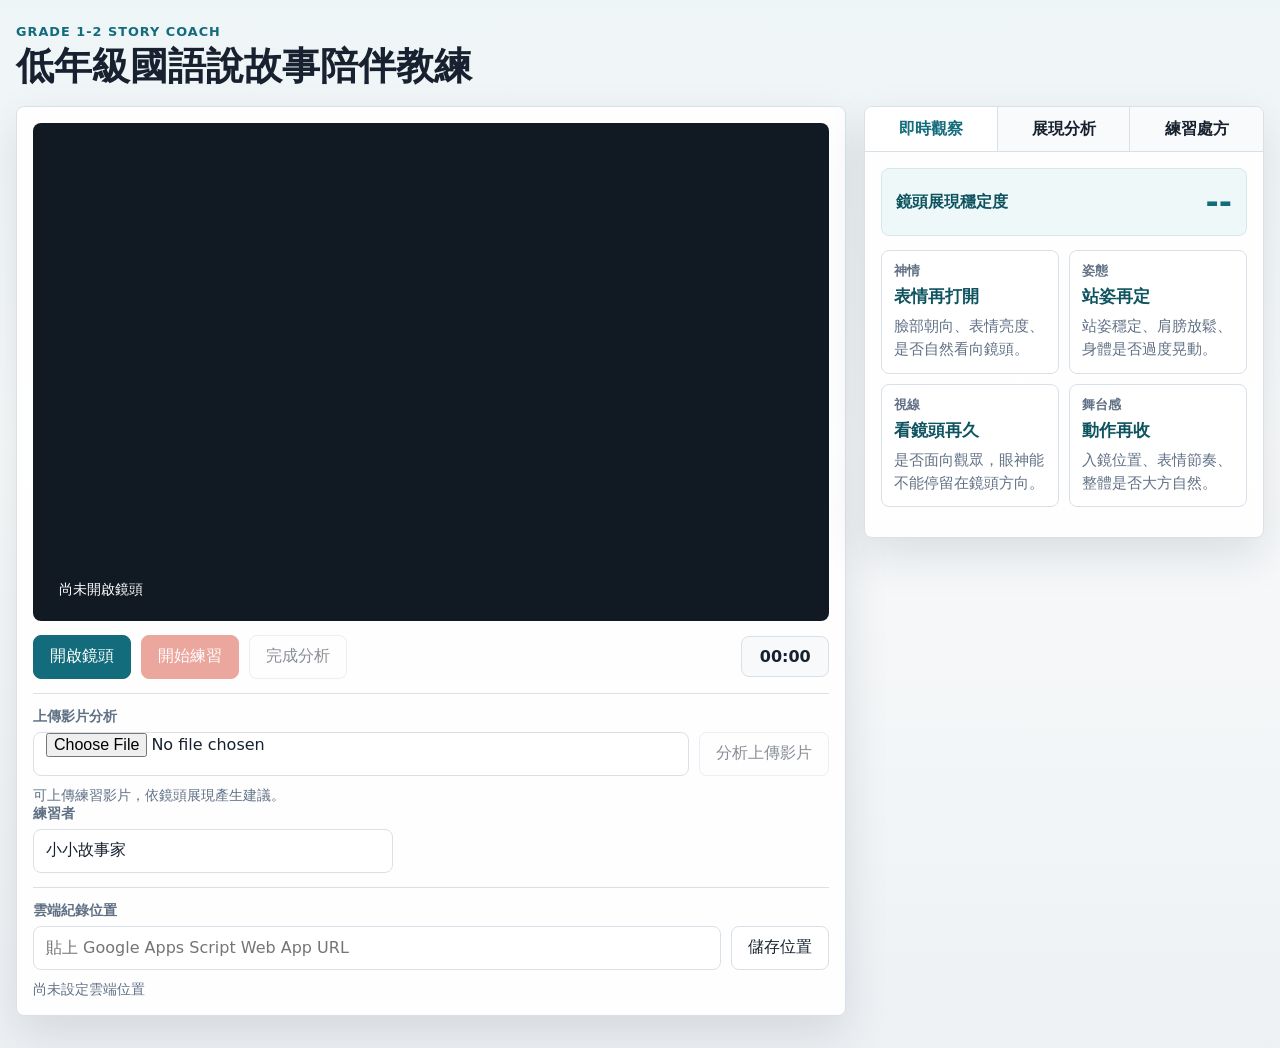
<file: index.html>
<!doctype html>
<html lang="zh-Hant">
  <head>
    <meta charset="UTF-8" />
    <meta name="viewport" content="width=device-width, initial-scale=1.0" />
    <title>低年級國語說故事陪伴教練</title>
    <link rel="stylesheet" href="styles.css" />
  </head>
  <body>
    <main class="app-shell">
      <header class="topbar">
        <div>
          <p class="eyebrow">Grade 1-2 Story Coach</p>
          <h1>低年級國語說故事陪伴教練</h1>
        </div>
      </header>

      <section class="workspace">
        <section class="practice-panel" aria-label="練習錄影">
          <div class="video-frame">
            <video id="camera" autoplay muted playsinline></video>
            <div class="camera-overlay">
              <p id="camera-status">尚未開啟鏡頭</p>
            </div>
          </div>

          <div class="control-row">
            <button id="camera-btn" class="primary-btn" type="button">開啟鏡頭</button>
            <button id="record-btn" class="danger-btn" type="button" disabled>開始練習</button>
            <button id="finish-btn" type="button" disabled>完成分析</button>
            <div class="timer" id="timer">00:00</div>
          </div>

          <section class="upload-box" aria-label="上傳影片分析">
            <div class="field">
              <label for="video-upload">上傳影片分析</label>
              <input id="video-upload" type="file" accept="video/*" />
            </div>
            <button id="analyze-upload-btn" type="button" disabled>分析上傳影片</button>
            <p id="upload-status">可上傳練習影片，依鏡頭展現產生建議。</p>
          </section>

          <div class="story-box">
            <div class="field">
              <label for="student-name">練習者</label>
              <input id="student-name" type="text" value="小小故事家" />
            </div>
          </div>

          <section class="cloud-box" aria-label="雲端紀錄設定">
            <div class="field">
              <label for="cloud-endpoint">雲端紀錄位置</label>
              <input id="cloud-endpoint" type="url" placeholder="貼上 Google Apps Script Web App URL" />
            </div>
            <button id="save-cloud-btn" type="button">儲存位置</button>
            <p id="cloud-status">尚未設定雲端位置</p>
          </section>
        </section>

        <aside class="coach-panel" aria-label="教練分析">
          <nav class="tabs" aria-label="分析分頁">
            <button class="tab active" type="button" data-tab="live">即時觀察</button>
            <button class="tab" type="button" data-tab="report">展現分析</button>
            <button class="tab" type="button" data-tab="plan">練習處方</button>
          </nav>

          <section id="live-tab" class="tab-page active">
            <div class="score-meter">
              <span>鏡頭展現穩定度</span>
              <strong id="readiness-score">--</strong>
            </div>
            <div class="signal-grid">
              <article>
                <span>神情</span>
                <strong id="face-signal">待觀察</strong>
                <p>臉部朝向、表情亮度、是否自然看向鏡頭。</p>
              </article>
              <article>
                <span>姿態</span>
                <strong id="posture-signal">待觀察</strong>
                <p>站姿穩定、肩膀放鬆、身體是否過度晃動。</p>
              </article>
              <article>
                <span>視線</span>
                <strong id="voice-signal">待觀察</strong>
                <p>是否面向觀眾，眼神能不能停留在鏡頭方向。</p>
              </article>
              <article>
                <span>舞台感</span>
                <strong id="story-signal">待觀察</strong>
                <p>入鏡位置、表情節奏、整體是否大方自然。</p>
              </article>
            </div>
            <ul id="live-cues" class="cue-list"></ul>
          </section>

          <section id="report-tab" class="tab-page">
            <h2>鏡頭展現分析</h2>
            <div id="rubric-results" class="rubric-results"></div>
          </section>

          <section id="plan-tab" class="tab-page">
            <h2>練習處方</h2>
            <ol id="training-plan" class="training-plan"></ol>
            <h2 class="record-title">練習紀錄</h2>
            <div id="record-list" class="record-list"></div>
          </section>
        </aside>
      </section>
    </main>

    <script src="app.js"></script>
  </body>
</html>
</file>
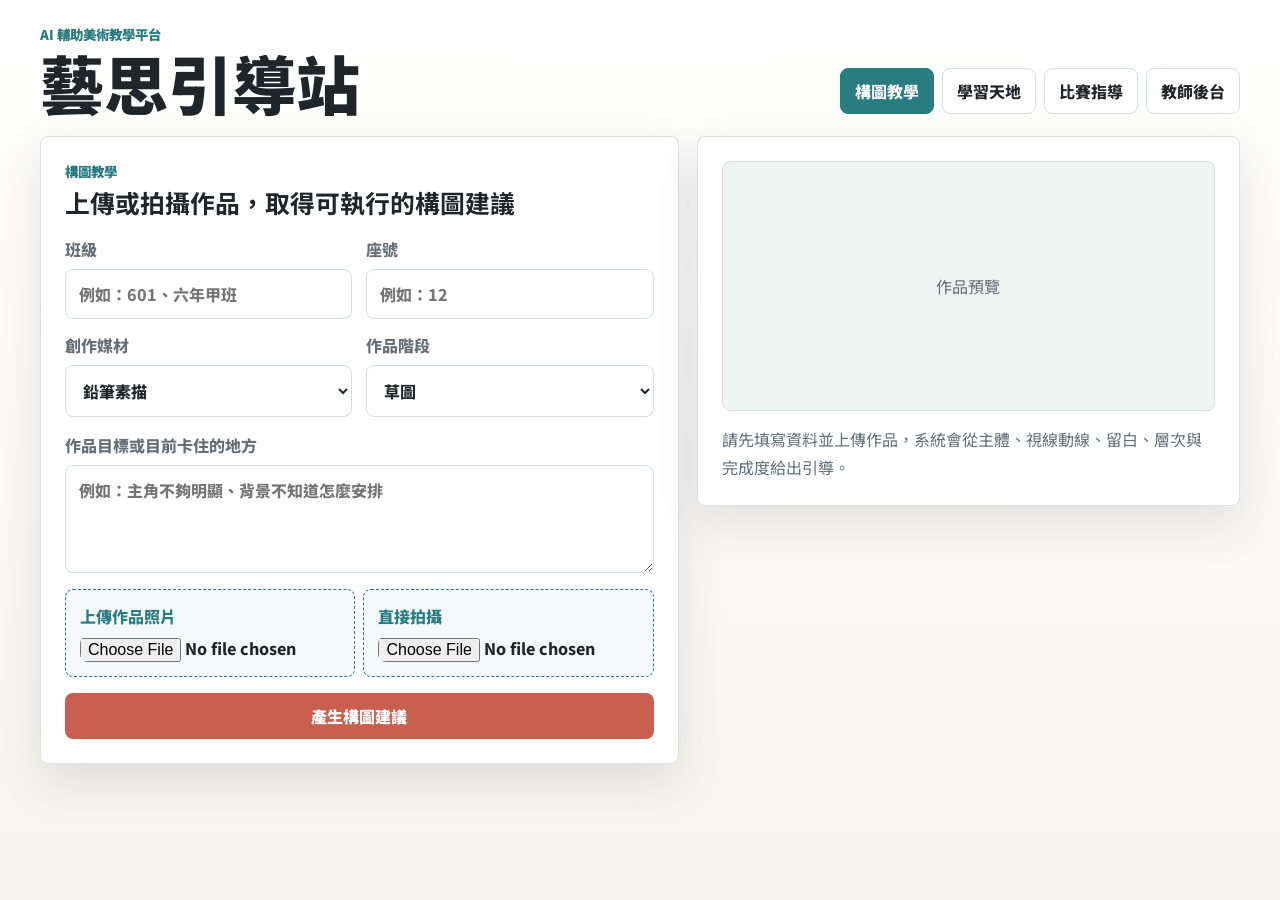
<file: art-coach-platform/index.html>
<!doctype html>
<html lang="zh-Hant">
  <head>
    <meta charset="UTF-8" />
    <meta name="viewport" content="width=device-width, initial-scale=1.0" />
    <title>藝思引導站</title>
    <link rel="preconnect" href="https://fonts.googleapis.com" />
    <link rel="preconnect" href="https://fonts.gstatic.com" crossorigin />
    <link href="https://fonts.googleapis.com/css2?family=Noto+Sans+TC:wght@400;500;700;900&display=swap" rel="stylesheet" />
    <link rel="stylesheet" href="styles.css?v=20260530-teacher-inline" />
  </head>
  <body>
    <div class="app-shell">
      <header class="topbar">
        <div>
          <p class="eyebrow">AI 輔助美術教學平台</p>
          <h1>藝思引導站</h1>
        </div>
        <nav class="tabs" aria-label="主要分頁">
          <button class="tab active" data-view="composition" type="button">構圖教學</button>
          <button class="tab" data-view="learning" type="button">學習天地</button>
          <button class="tab" data-view="competition" type="button">比賽指導</button>
          <button class="tab" data-view="teacher" type="button">教師後台</button>
        </nav>
      </header>

      <main>
        <section class="view active" id="composition-view">
          <div class="tool-layout">
            <section class="panel">
              <div class="section-heading">
                <div>
                  <p class="section-label">構圖教學</p>
                  <h2>上傳或拍攝作品，取得可執行的構圖建議</h2>
                </div>
              </div>
              <form class="guide-form" data-tool="composition">
                <div class="form-grid">
                  <label>班級<input name="className" type="text" maxlength="12" placeholder="例如：601、六年甲班" required /></label>
                  <label>座號<input name="seat" type="number" min="1" max="60" placeholder="例如：12" required /></label>
                  <label>創作媒材<select name="medium" required></select></label>
                  <label>作品階段
                    <select name="stage" required>
                      <option>草圖</option>
                      <option>上色中</option>
                      <option>接近完成</option>
                    </select>
                  </label>
                </div>
                <label>作品目標或目前卡住的地方<textarea name="note" maxlength="180" placeholder="例如：主角不夠明顯、背景不知道怎麼安排"></textarea></label>
                <div class="media-inputs">
                  <label class="file-drop"><span>上傳作品照片</span><input type="file" accept="image/*" /></label>
                  <label class="file-drop"><span>直接拍攝</span><input type="file" accept="image/*" capture="environment" /></label>
                </div>
                <button class="primary-action" type="submit">產生構圖建議</button>
              </form>
            </section>
            <aside class="panel result-panel">
              <div class="image-preview" data-preview="composition"><span>作品預覽</span></div>
              <div class="guidance" id="composition-result">
                <p class="empty-state">請先填寫資料並上傳作品，系統會從主體、視線動線、留白、層次與完成度給出引導。</p>
              </div>
            </aside>
          </div>
        </section>

        <section class="view" id="learning-view">
          <div class="tool-layout">
            <section class="panel">
              <div class="section-heading">
                <div>
                  <p class="section-label">學習天地</p>
                  <h2>依班級、媒材與主題產生創作任務</h2>
                </div>
              </div>
              <form class="guide-form" data-tool="learning">
                <div class="form-grid">
                  <label>班級<input name="className" type="text" maxlength="12" placeholder="例如：601、六年甲班" required /></label>
                  <label>座號<input name="seat" type="number" min="1" max="60" placeholder="例如：12" required /></label>
                  <label>創作媒材<select name="medium" required></select></label>
                  <label>創作主題類型<select name="theme" required></select></label>
                </div>
                <label>想畫的內容或關鍵詞<textarea name="note" maxlength="180" placeholder="例如：海洋、校園、家人、未來城市、情緒故事"></textarea></label>
                <button class="primary-action" type="submit">產生創作建議</button>
              </form>
            </section>
            <aside class="panel result-panel">
              <div class="guidance wide" id="learning-result">
                <p class="empty-state">選擇條件後，這裡會提供適合該班級程度的創作目標、技法練習、構思步驟與自我檢核。</p>
              </div>
            </aside>
          </div>
        </section>

        <section class="view" id="competition-view">
          <div class="tool-layout">
            <section class="panel">
              <div class="section-heading">
                <div>
                  <p class="section-label">比賽指導</p>
                  <h2>分析作品照片，整理送件前的修改優先序</h2>
                </div>
              </div>
              <form class="guide-form" data-tool="competition">
                <div class="form-grid">
                  <label>班級<input name="className" type="text" maxlength="12" placeholder="例如：601、六年甲班" required /></label>
                  <label>座號<input name="seat" type="number" min="1" max="60" placeholder="例如：12" required /></label>
                  <label>創作媒材<select name="medium" required></select></label>
                  <label>比賽類型
                    <select name="contest" required>
                      <option>校內美展</option>
                      <option>縣市美展</option>
                      <option>全國學生美術比賽</option>
                      <option>海報設計比賽</option>
                      <option>主題徵畫</option>
                    </select>
                  </label>
                </div>
                <label>比賽主題、作品題名或老師想加強的重點<textarea name="note" maxlength="180" placeholder="例如：題目是守護家鄉，想加強故事性與完成度"></textarea></label>
                <div class="media-inputs">
                  <label class="file-drop"><span>上傳作品照片</span><input type="file" accept="image/*" /></label>
                  <label class="file-drop"><span>直接拍攝</span><input type="file" accept="image/*" capture="environment" /></label>
                </div>
                <button class="primary-action" type="submit">產生比賽指導</button>
              </form>
            </section>
            <aside class="panel result-panel">
              <div class="image-preview" data-preview="competition"><span>作品預覽</span></div>
              <div class="guidance" id="competition-result">
                <p class="empty-state">上傳作品後，系統會依主題表達、視覺焦點、技法成熟度、完成度與比賽辨識度提出修改方向。</p>
              </div>
            </aside>
          </div>
        </section>

        <section class="view" id="teacher-view">
          <section class="panel teacher-lock" id="teacher-lock">
            <p class="section-label">教師後台</p>
            <h2>請輸入教師密碼</h2>
            <div class="teacher-login-row">
              <label>教師密碼<input id="teacher-password-input" type="password" inputmode="numeric" placeholder="請輸入密碼" /></label>
              <button class="primary-action" id="teacher-unlock" type="button">進入後台</button>
            </div>
            <p class="helper-text" id="teacher-login-message">預設密碼為教師端使用。</p>
          </section>

          <section class="panel hidden" id="teacher-dashboard">
            <div class="section-heading">
              <div>
                <p class="section-label">教師後台</p>
                <h2>學生使用狀況與教學調整依據</h2>
              </div>
              <div class="action-row">
                <button class="secondary-action" id="export-csv" type="button">匯出 CSV</button>
                <button class="secondary-action danger" id="clear-data" type="button">清除本機紀錄</button>
              </div>
            </div>
            <div class="analytics-grid">
              <div class="metric"><span id="metric-uses">0</span><p>使用次數</p></div>
              <div class="metric"><span id="metric-students">0</span><p>學生數</p></div>
              <div class="metric"><span id="metric-top-tool">尚無</span><p>最常使用</p></div>
              <div class="metric"><span id="metric-need">尚無</span><p>最需補強</p></div>
            </div>
            <section class="database-panel">
              <div>
                <p class="section-label">雲端同步</p>
                <h3>Google 試算表後台</h3>
                <p id="database-status">紀錄會先保存在本機，設定 Web App URL 後可同步到試算表。</p>
              </div>
              <label>資料庫 Web App URL<input id="database-endpoint" type="url" placeholder="貼上 Google Apps Script Web App URL" /></label>
              <div class="database-actions">
                <button class="secondary-action" id="save-database-endpoint" type="button">儲存</button>
                <button class="secondary-action" id="sync-database" type="button">同步</button>
              </div>
            </section>
            <div class="record-table-wrap">
              <table>
                <thead>
                  <tr>
                    <th>時間</th>
                    <th>工具</th>
                    <th>班級 / 座號</th>
                    <th>媒材</th>
                    <th>主題或比賽</th>
                    <th>系統判斷</th>
                    <th>教學提醒</th>
                  </tr>
                </thead>
                <tbody id="record-table"></tbody>
              </table>
            </div>
          </section>
        </section>
      </main>
    </div>
    <script src="app.js?v=20260530-teacher-inline"></script>
  </body>
</html>
</file>
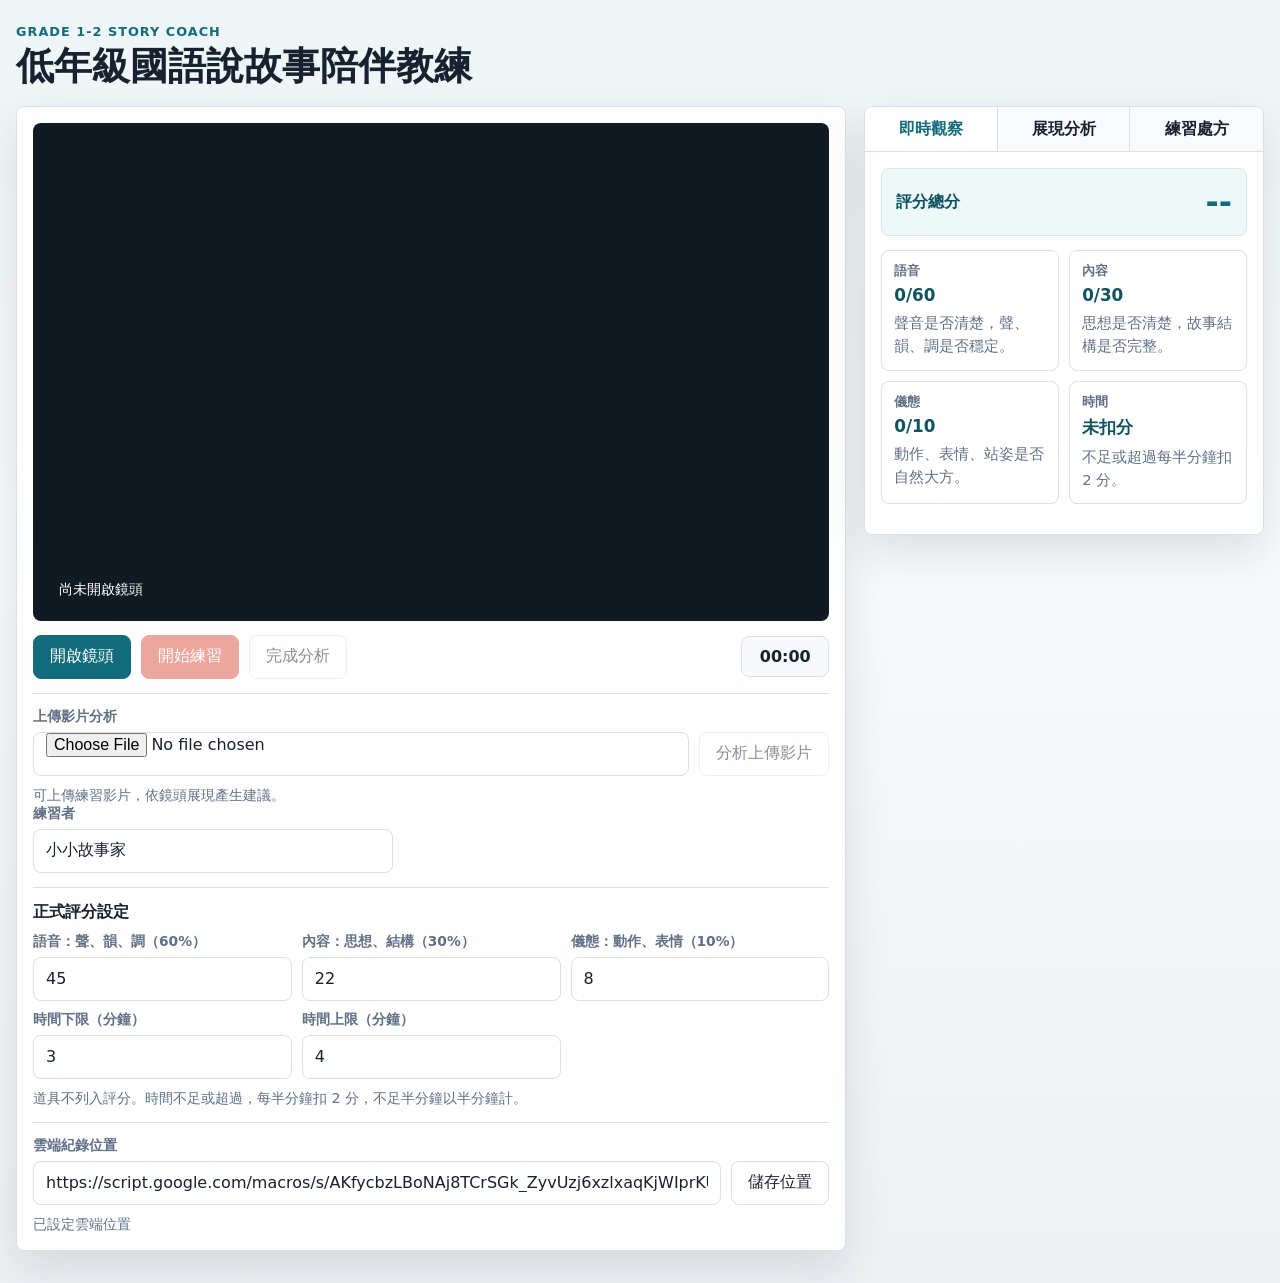
<file: story-coach-platform/index.html>
<!doctype html>
<html lang="zh-Hant">
  <head>
    <meta charset="UTF-8" />
    <meta name="viewport" content="width=device-width, initial-scale=1.0" />
    <title>低年級國語說故事陪伴教練</title>
    <link rel="stylesheet" href="styles.css" />
  </head>
  <body>
    <main class="app-shell">
      <header class="topbar">
        <div>
          <p class="eyebrow">Grade 1-2 Story Coach</p>
          <h1>低年級國語說故事陪伴教練</h1>
        </div>
      </header>

      <section class="workspace">
        <section class="practice-panel" aria-label="練習錄影">
          <div class="video-frame">
            <video id="camera" autoplay muted playsinline></video>
            <div class="camera-overlay">
              <p id="camera-status">尚未開啟鏡頭</p>
            </div>
          </div>

          <div class="control-row">
            <button id="camera-btn" class="primary-btn" type="button">開啟鏡頭</button>
            <button id="record-btn" class="danger-btn" type="button" disabled>開始練習</button>
            <button id="finish-btn" type="button" disabled>完成分析</button>
            <div class="timer" id="timer">00:00</div>
          </div>

          <section class="upload-box" aria-label="上傳影片分析">
            <div class="field">
              <label for="video-upload">上傳影片分析</label>
              <input id="video-upload" type="file" accept="video/*" />
            </div>
            <button id="analyze-upload-btn" type="button" disabled>分析上傳影片</button>
            <p id="upload-status">可上傳練習影片，依鏡頭展現產生建議。</p>
          </section>

          <div class="story-box">
            <div class="field">
              <label for="student-name">練習者</label>
              <input id="student-name" type="text" value="小小故事家" />
            </div>
          </div>

          <section class="rubric-settings" aria-label="正式評分設定">
            <h2>正式評分設定</h2>
            <div class="setting-grid">
              <div class="field">
                <label for="voice-score">語音：聲、韻、調（60%）</label>
                <input id="voice-score" type="number" min="0" max="60" value="45" />
              </div>
              <div class="field">
                <label for="content-score">內容：思想、結構（30%）</label>
                <input id="content-score" type="number" min="0" max="30" value="22" />
              </div>
              <div class="field">
                <label for="manner-score">儀態：動作、表情（10%）</label>
                <input id="manner-score" type="number" min="0" max="10" value="8" />
              </div>
              <div class="field">
                <label for="time-min">時間下限（分鐘）</label>
                <input id="time-min" type="number" min="0" step="0.5" value="3" />
              </div>
              <div class="field">
                <label for="time-max">時間上限（分鐘）</label>
                <input id="time-max" type="number" min="0" step="0.5" value="4" />
              </div>
            </div>
            <p>道具不列入評分。時間不足或超過，每半分鐘扣 2 分，不足半分鐘以半分鐘計。</p>
          </section>

          <section class="cloud-box" aria-label="雲端紀錄設定">
            <div class="field">
              <label for="cloud-endpoint">雲端紀錄位置</label>
              <input id="cloud-endpoint" type="url" placeholder="貼上 Google Apps Script Web App URL" />
            </div>
            <button id="save-cloud-btn" type="button">儲存位置</button>
            <p id="cloud-status">尚未設定雲端位置</p>
          </section>
        </section>

        <aside class="coach-panel" aria-label="教練分析">
          <nav class="tabs" aria-label="分析分頁">
            <button class="tab active" type="button" data-tab="live">即時觀察</button>
            <button class="tab" type="button" data-tab="report">展現分析</button>
            <button class="tab" type="button" data-tab="plan">練習處方</button>
          </nav>

          <section id="live-tab" class="tab-page active">
            <div class="score-meter">
              <span>評分總分</span>
              <strong id="readiness-score">--</strong>
            </div>
            <div class="signal-grid">
              <article>
                <span>語音</span>
                <strong id="face-signal">待觀察</strong>
                <p>聲音是否清楚，聲、韻、調是否穩定。</p>
              </article>
              <article>
                <span>內容</span>
                <strong id="posture-signal">待觀察</strong>
                <p>思想是否清楚，故事結構是否完整。</p>
              </article>
              <article>
                <span>儀態</span>
                <strong id="voice-signal">待觀察</strong>
                <p>動作、表情、站姿是否自然大方。</p>
              </article>
              <article>
                <span>時間</span>
                <strong id="story-signal">待觀察</strong>
                <p>不足或超過每半分鐘扣 2 分。</p>
              </article>
            </div>
            <ul id="live-cues" class="cue-list"></ul>
          </section>

          <section id="report-tab" class="tab-page">
            <h2>正式評分分析</h2>
            <div id="rubric-results" class="rubric-results"></div>
          </section>

          <section id="plan-tab" class="tab-page">
            <h2>練習處方</h2>
            <ol id="training-plan" class="training-plan"></ol>
            <h2 class="record-title">練習紀錄</h2>
            <div id="record-list" class="record-list"></div>
          </section>
        </aside>
      </section>
    </main>

    <script src="app.js"></script>
  </body>
</html>
</file>
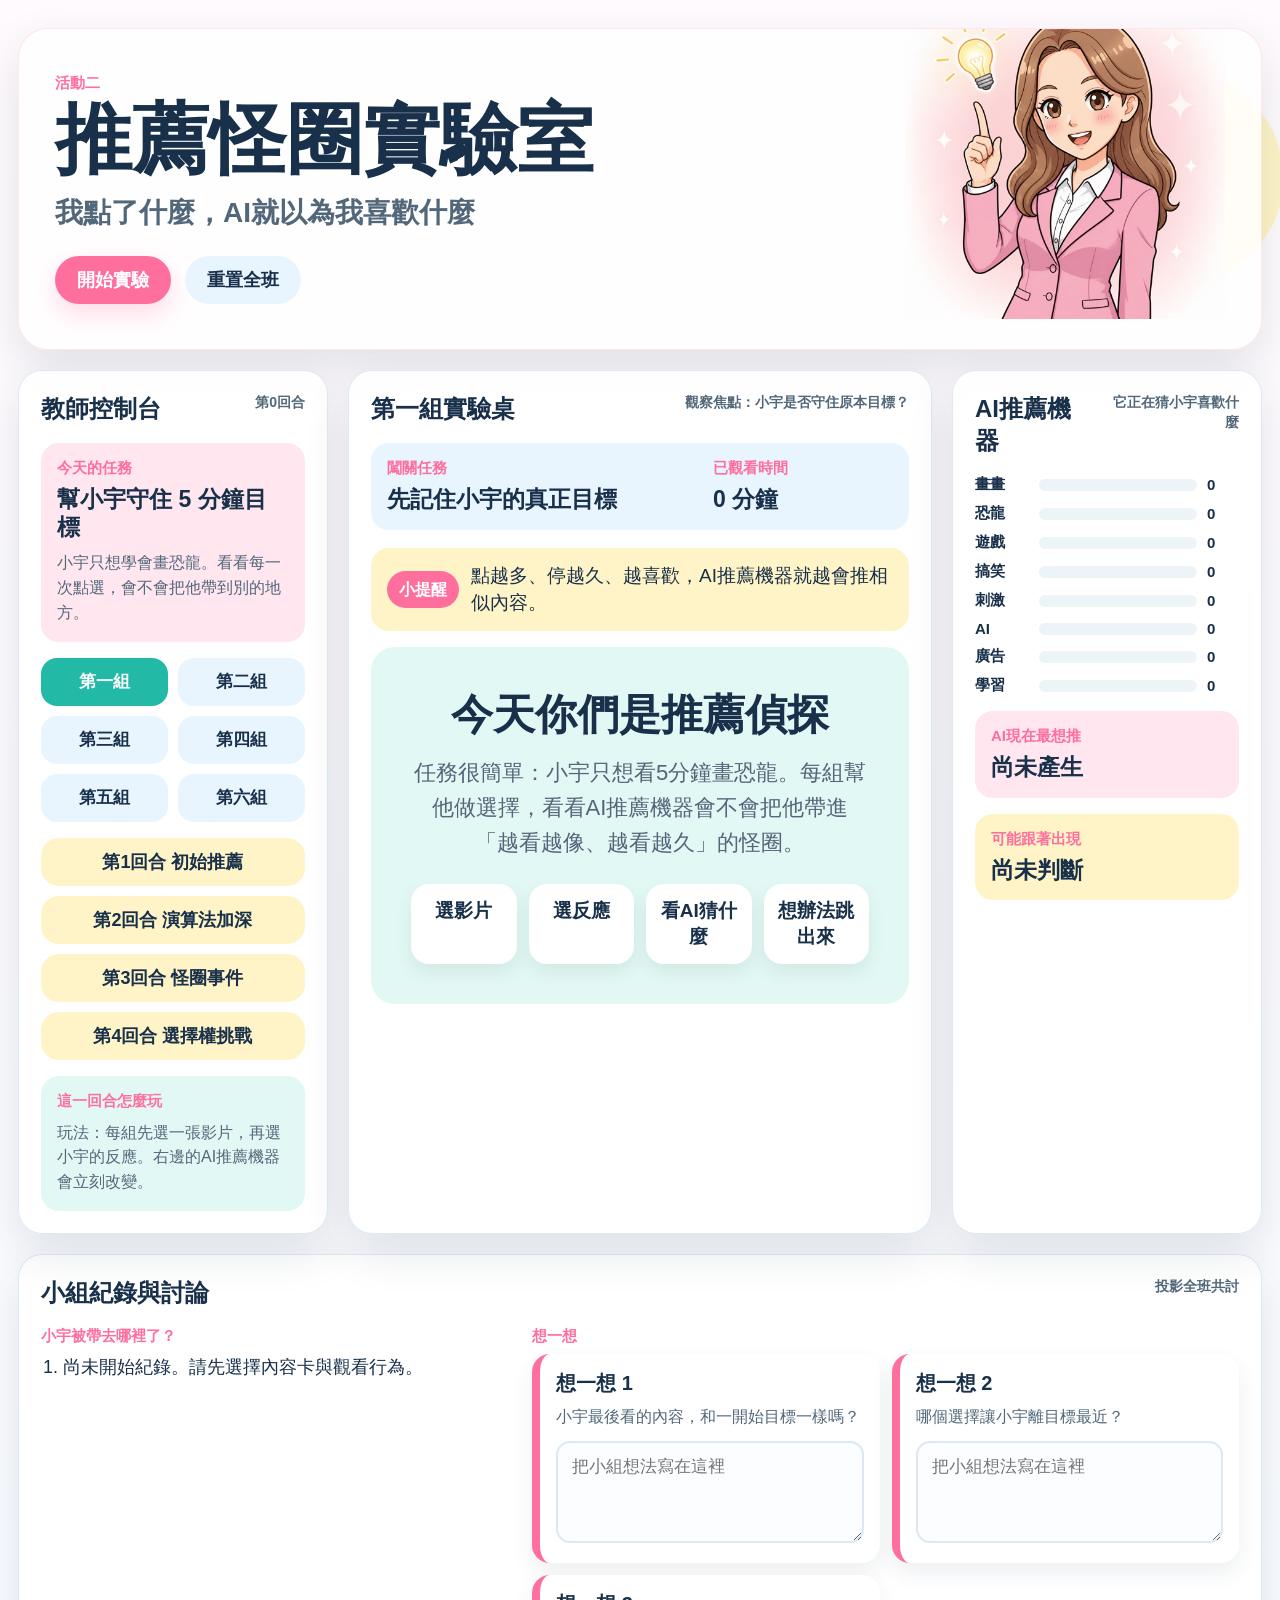
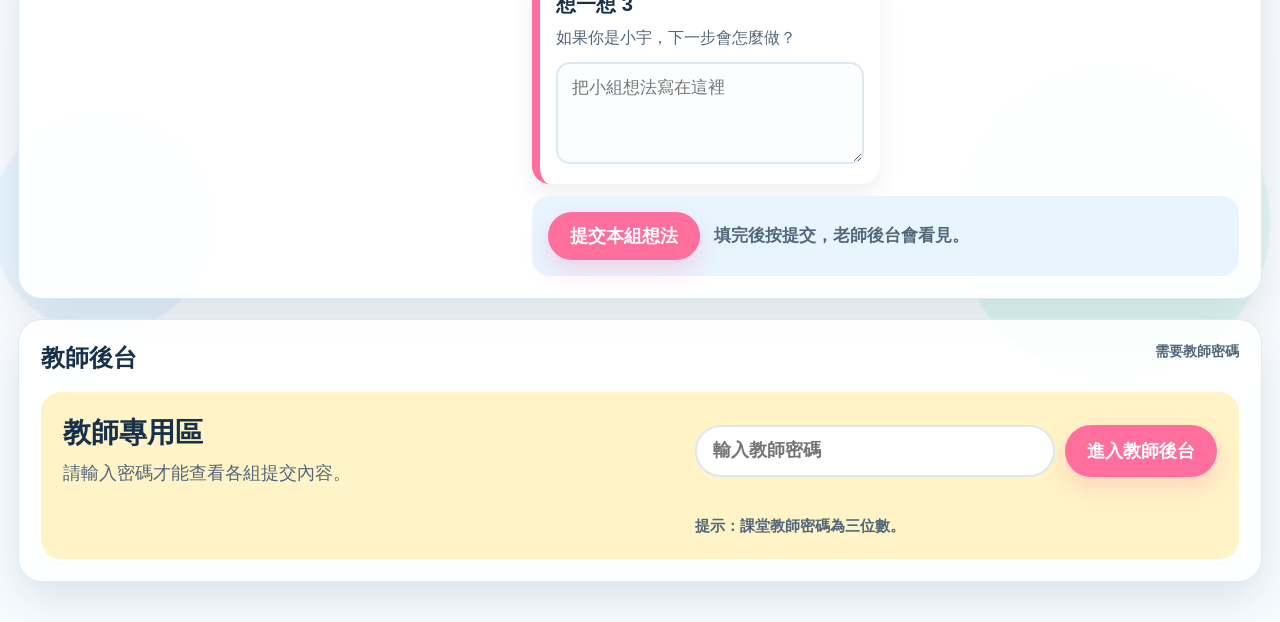
<file: media_literacy_ai_course/recommendation-lab-game/index.html>
<!doctype html>
<html lang="zh-Hant">
  <head>
    <meta charset="UTF-8" />
    <meta name="viewport" content="width=device-width, initial-scale=1.0" />
    <title>推薦怪圈實驗室｜活動二</title>
    <link rel="stylesheet" href="./styles.css" />
  </head>
  <body>
    <main class="app-shell">
      <section class="hero">
        <div class="hero-copy">
          <p class="eyebrow">活動二</p>
          <h1>推薦怪圈實驗室</h1>
          <p class="subtitle">我點了什麼，AI就以為我喜歡什麼</p>
          <div class="hero-actions">
            <button id="startGame" class="primary-btn">開始實驗</button>
            <button id="resetGame" class="ghost-btn">重置全班</button>
          </div>
        </div>
        <div class="hero-visual">
          <img src="./assets/teacher-ip.jpg" alt="教師角色" />
        </div>
      </section>

      <section class="lab-grid">
        <aside class="panel teacher-panel">
          <div class="panel-title">
            <span>教師控制台</span>
            <small id="roundLabel">第0回合</small>
          </div>

          <div class="goal-box">
            <p class="label">今天的任務</p>
            <strong>幫小宇守住 5 分鐘目標</strong>
            <p>小宇只想學會畫恐龍。看看每一次點選，會不會把他帶到別的地方。</p>
          </div>

          <div class="group-tabs" id="groupTabs" aria-label="選擇組別"></div>

          <div class="round-buttons">
            <button data-round="1">第1回合 初始推薦</button>
            <button data-round="2">第2回合 演算法加深</button>
            <button data-round="3">第3回合 怪圈事件</button>
            <button data-round="4">第4回合 選擇權挑戰</button>
          </div>

          <div class="teacher-note">
            <p class="label">這一回合怎麼玩</p>
            <p id="teacherPrompt">請先按「開始實驗」，再讓各組選擇第一張內容卡。</p>
          </div>
        </aside>

        <section class="panel play-panel">
          <div class="panel-title">
            <span id="activeGroupTitle">第一組實驗桌</span>
            <small id="activeRole">角色：使用者小宇、平台、廣告商、觀察員</small>
          </div>

          <div class="round-status">
            <div>
              <p class="label">闖關任務</p>
              <strong id="taskTitle">目標設定</strong>
            </div>
            <div>
              <p class="label">已觀看時間</p>
              <strong id="timeSpent">0 分鐘</strong>
            </div>
          </div>

          <div class="kid-rule">
            <strong>小提醒</strong>
            <span>點越多、停越久、越喜歡，AI推薦機器就越會推相似內容。</span>
          </div>

          <div id="contentArea" class="content-area"></div>
        </section>

        <aside class="panel score-panel">
          <div class="panel-title">
            <span>AI推薦機器</span>
            <small>它正在猜小宇喜歡什麼</small>
          </div>
          <div id="scoreBoard" class="score-board"></div>
          <div class="top-tag">
            <p class="label">AI現在最想推</p>
            <strong id="topTag">尚未產生</strong>
          </div>
          <div class="ad-box">
            <p class="label">可能跟著出現</p>
            <strong id="adSuggestion">尚未判斷</strong>
          </div>
        </aside>
      </section>

      <section class="panel reflection-panel">
        <div class="panel-title">
          <span>小組紀錄與討論</span>
          <small>投影全班共討</small>
        </div>
        <div class="reflection-grid">
          <div>
            <p class="label">小宇被帶去哪裡了？</p>
            <ol id="pathList" class="path-list"></ol>
          </div>
          <div>
            <p class="label">想一想</p>
            <div id="discussionCards" class="discussion-cards"></div>
          </div>
        </div>
      </section>

      <section class="panel teacher-dashboard">
        <div class="panel-title">
          <span>教師後台</span>
          <small id="dashboardStatus">需要教師密碼</small>
        </div>
        <div id="dashboardLock" class="dashboard-lock">
          <div>
            <strong>教師專用區</strong>
            <p>請輸入密碼才能查看各組提交內容。</p>
          </div>
          <div class="password-row">
            <input id="teacherPassword" type="password" inputmode="numeric" placeholder="輸入教師密碼" />
            <button id="unlockDashboard" class="primary-btn">進入教師後台</button>
          </div>
          <p id="passwordHint" class="password-hint">提示：課堂教師密碼為三位數。</p>
        </div>
        <div id="dashboardContent" class="dashboard-content hidden">
          <section class="record-panel">
            <div>
              <p class="label">上課紀錄</p>
              <strong>第二節活動備份資料</strong>
            </div>
            <label>
              上課日期
              <input id="lessonDate" type="date" />
            </label>
            <label>
              班級
              <input id="className" type="text" placeholder="例：四年一班" />
            </label>
          </section>
          <div class="dashboard-toolbar">
            <button id="showAllSubmissions" class="primary-btn">顯示全部小組</button>
            <button id="lockDashboard" class="ghost-btn">鎖定後台</button>
            <button id="downloadCsv" class="ghost-btn">下載CSV備份</button>
            <button id="downloadJson" class="ghost-btn">下載JSON備份</button>
            <button id="clearSubmissions" class="ghost-btn">清除提交紀錄</button>
          </div>
          <section class="cloud-panel">
            <label for="cloudEndpoint">雲端備份網址</label>
            <div class="cloud-row">
              <input id="cloudEndpoint" type="url" placeholder="貼上 Google Sheet Apps Script 網址" />
              <button id="uploadCloud" class="primary-btn">上傳雲端備份</button>
            </div>
            <div class="student-link-row">
              <input id="studentShareLink" type="text" readonly placeholder="貼上雲端網址後，這裡會產生學生掃描連結" />
              <button id="copyStudentLink" class="ghost-btn">複製學生連結</button>
            </div>
            <div class="dashboard-toolbar">
              <button id="syncCloud" class="ghost-btn">同步雲端資料到後台</button>
            </div>
            <p id="cloudStatus">學生要掃描「學生連結」提交；雲端會自動分開活動一、活動二試算表，老師按同步後即可看見各組資料。</p>
          </section>
          <section class="submission-overview-panel">
            <div class="panel-title compact-title">
              <span>最新提交狀況</span>
              <small>六組即時檢核</small>
            </div>
            <div id="submissionOverview" class="submission-overview"></div>
          </section>
          <section class="submission-detail-panel">
            <div class="panel-title compact-title">
              <span>提交看板</span>
              <small>各組學生填答</small>
            </div>
            <div id="submissionBoard" class="submission-board"></div>
          </section>
        </div>
      </section>
    </main>

    <template id="contentCardTemplate">
      <article class="content-card">
        <div class="card-head">
          <span class="card-type"></span>
          <span class="card-time"></span>
        </div>
        <h3></h3>
        <p></p>
        <div class="tag-row"></div>
        <div class="behavior-row"></div>
      </article>
    </template>

    <script src="./game.js?v=20260522-sync-url"></script>
  </body>
</html>
</file>
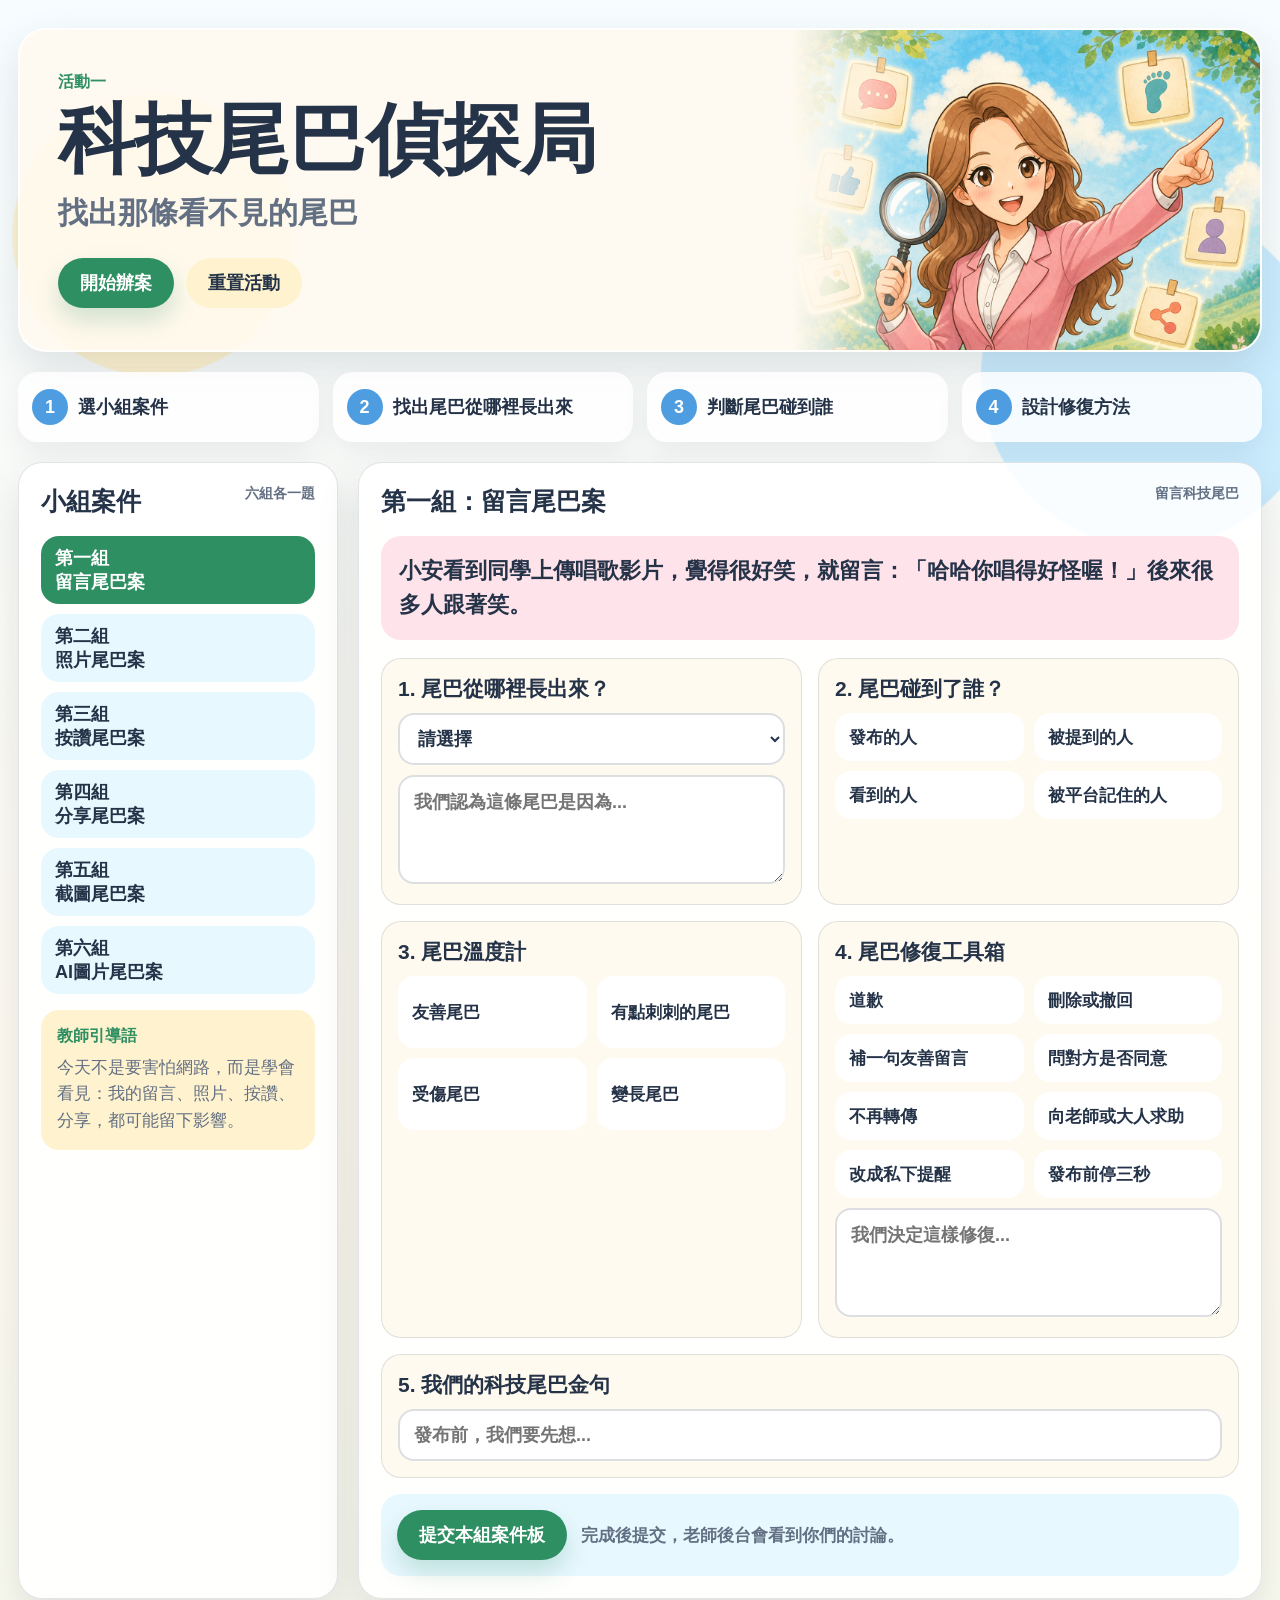
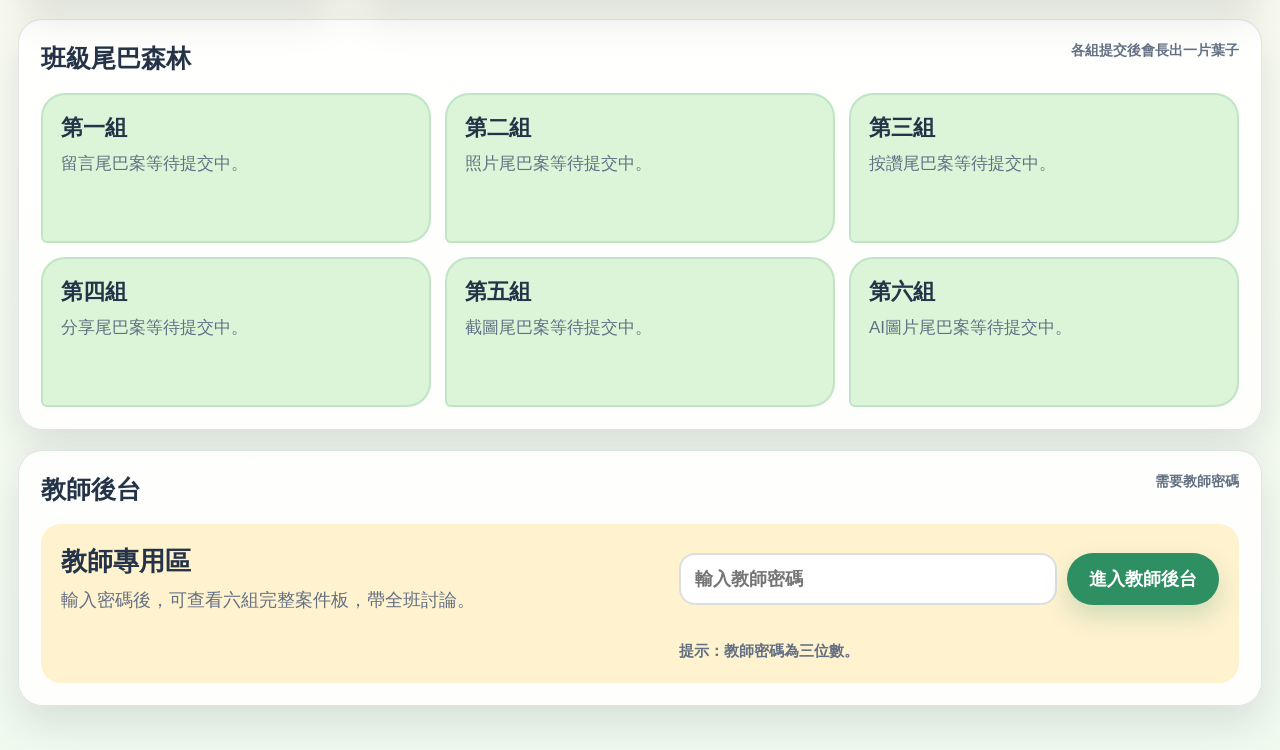
<file: media_literacy_ai_course/technology-tail-detective/index.html>
<!doctype html>
<html lang="zh-Hant">
  <head>
    <meta charset="UTF-8" />
    <meta name="viewport" content="width=device-width, initial-scale=1.0" />
    <title>科技尾巴偵探局｜活動一</title>
    <link rel="stylesheet" href="./styles.css" />
  </head>
  <body>
    <main class="app">
      <section class="hero">
        <div class="hero-copy">
          <p class="eyebrow">活動一</p>
          <h1>科技尾巴偵探局</h1>
          <p class="subtitle">找出那條看不見的尾巴</p>
          <div class="hero-actions">
            <button id="startBtn" class="primary-btn">開始辦案</button>
            <button id="resetBtn" class="soft-btn">重置活動</button>
          </div>
        </div>
        <div class="ip-hero-art" aria-label="教師個人IP偵探姿勢主視覺">
          <img src="./assets/teacher-detective-ip-v2.png" alt="教師個人IP偵探姿勢主視覺" />
        </div>
      </section>

      <section class="rule-strip">
        <div><strong>1</strong><span>選小組案件</span></div>
        <div><strong>2</strong><span>找出尾巴從哪裡長出來</span></div>
        <div><strong>3</strong><span>判斷尾巴碰到誰</span></div>
        <div><strong>4</strong><span>設計修復方法</span></div>
      </section>

      <section class="workspace">
        <aside class="panel side-panel">
          <div class="panel-title">
            <span>小組案件</span>
            <small>六組各一題</small>
          </div>
          <div id="groupTabs" class="group-tabs"></div>

          <div class="teacher-note">
            <p class="label">教師引導語</p>
            <p>今天不是要害怕網路，而是學會看見：我的留言、照片、按讚、分享，都可能留下影響。</p>
          </div>
        </aside>

        <section class="panel case-panel">
          <div class="panel-title">
            <span id="caseTitle">案件讀取中</span>
            <small id="caseType">科技尾巴案件</small>
          </div>
          <div id="caseStory" class="case-story"></div>

          <div class="detective-board">
            <div class="board-section">
              <label for="tailAction">1. 尾巴從哪裡長出來？</label>
              <select id="tailAction">
                <option value="">請選擇</option>
                <option>留言</option>
                <option>貼照片</option>
                <option>按讚</option>
                <option>分享</option>
                <option>截圖</option>
                <option>轉傳</option>
              </select>
              <textarea id="tailReason" rows="3" placeholder="我們認為這條尾巴是因為..."></textarea>
            </div>

            <div class="board-section">
              <label>2. 尾巴碰到了誰？</label>
              <div id="peopleChoices" class="choice-grid"></div>
            </div>

            <div class="board-section">
              <label>3. 尾巴溫度計</label>
              <div id="temperatureChoices" class="temperature-grid"></div>
            </div>

            <div class="board-section">
              <label>4. 尾巴修復工具箱</label>
              <div id="repairChoices" class="choice-grid"></div>
              <textarea id="repairPlan" rows="3" placeholder="我們決定這樣修復..."></textarea>
            </div>

            <div class="board-section full">
              <label for="goldenSentence">5. 我們的科技尾巴金句</label>
              <input id="goldenSentence" type="text" placeholder="發布前，我們要先想..." />
            </div>

            <div class="submit-area full">
              <button id="submitBtn" class="primary-btn">提交本組案件板</button>
              <span id="submitHint">完成後提交，老師後台會看到你們的討論。</span>
            </div>
          </div>
        </section>
      </section>

      <section class="panel gallery-panel">
        <div class="panel-title">
          <span>班級尾巴森林</span>
          <small>各組提交後會長出一片葉子</small>
        </div>
        <div id="forest" class="forest"></div>
      </section>

      <section class="panel teacher-dashboard">
        <div class="panel-title">
          <span>教師後台</span>
          <small id="dashboardStatus">需要教師密碼</small>
        </div>
        <div id="dashboardLock" class="dashboard-lock">
          <div>
            <strong>教師專用區</strong>
            <p>輸入密碼後，可查看六組完整案件板，帶全班討論。</p>
          </div>
          <div class="password-row">
            <input id="teacherPassword" type="password" inputmode="numeric" placeholder="輸入教師密碼" />
            <button id="unlockDashboard" class="primary-btn">進入教師後台</button>
          </div>
          <p id="passwordHint" class="password-hint">提示：教師密碼為三位數。</p>
        </div>
        <div id="dashboardContent" class="hidden">
          <section class="record-panel">
            <div>
              <p class="label">上課紀錄</p>
              <strong>第一節活動備份資料</strong>
            </div>
            <label>
              上課日期
              <input id="lessonDate" type="date" />
            </label>
            <label>
              班級
              <input id="className" type="text" placeholder="例：四年一班" />
            </label>
          </section>
          <div class="dashboard-toolbar">
            <button id="lockDashboard" class="soft-btn">鎖定後台</button>
            <button id="downloadCsv" class="soft-btn">下載CSV備份</button>
            <button id="downloadJson" class="soft-btn">下載JSON備份</button>
            <button id="clearBtn" class="soft-btn">清除提交紀錄</button>
          </div>
          <section class="cloud-panel">
            <label for="cloudEndpoint">雲端備份網址</label>
            <div class="cloud-row">
              <input id="cloudEndpoint" type="url" placeholder="貼上 Google Sheet Apps Script 網址" />
              <button id="uploadCloud" class="primary-btn">上傳雲端備份</button>
            </div>
            <div class="student-link-row">
              <input id="studentShareLink" type="text" readonly placeholder="貼上雲端網址後，這裡會產生學生掃描連結" />
              <button id="copyStudentLink" class="soft-btn">複製學生連結</button>
            </div>
            <div class="dashboard-toolbar">
              <button id="syncCloud" class="soft-btn">同步雲端資料到後台</button>
            </div>
            <p id="cloudStatus">學生要掃描「學生連結」提交；雲端會自動分開活動一、活動二試算表，老師按同步後即可看見各組資料。</p>
          </section>
          <section class="submission-overview-panel">
            <div class="panel-title compact-title">
              <span>最新提交狀況</span>
              <small>六組即時檢核</small>
            </div>
            <div id="submissionOverview" class="submission-overview"></div>
          </section>
          <section class="submission-detail-panel">
            <div class="panel-title compact-title">
              <span>提交看板</span>
              <small>各組學生填答</small>
            </div>
            <div id="submissionBoard" class="submission-board"></div>
          </section>
        </div>
      </section>
    </main>

    <script src="./game.js?v=20260522-form-submit"></script>
  </body>
</html>
</file>
<file: styles.css>
:root {
  color-scheme: light;
  --ink: #17212f;
  --muted: #607085;
  --line: #d9e0e8;
  --paper: #f7f9fb;
  --panel: #ffffff;
  --brand: #126c7c;
  --brand-dark: #0e5360;
  --accent: #d9503f;
  --gold: #c99125;
  --good: #1d8f61;
  --warn: #bd6b16;
  --shadow: 0 18px 45px rgba(23, 33, 47, 0.12);
}

* {
  box-sizing: border-box;
}

body {
  margin: 0;
  min-height: 100vh;
  font-family: "PingFang TC", "Noto Sans TC", "Microsoft JhengHei", system-ui, sans-serif;
  color: var(--ink);
  background: linear-gradient(180deg, #eef5f6 0%, #f8fafb 42%, #eef1f4 100%);
}

button,
input,
select,
textarea {
  font: inherit;
}

button {
  border: 1px solid var(--line);
  border-radius: 8px;
  color: var(--ink);
  background: var(--panel);
  min-height: 44px;
  padding: 0 16px;
  cursor: pointer;
}

button:disabled {
  cursor: not-allowed;
  opacity: 0.5;
}

.app-shell {
  width: min(1440px, calc(100% - 32px));
  margin: 0 auto;
  padding: 24px 0 32px;
}

.topbar {
  display: flex;
  align-items: flex-end;
  justify-content: space-between;
  gap: 24px;
  margin-bottom: 18px;
}

.eyebrow {
  margin: 0 0 6px;
  color: var(--brand);
  font-size: 0.8rem;
  font-weight: 800;
  letter-spacing: 0.08em;
  text-transform: uppercase;
}

h1,
h2 {
  margin: 0;
}

h1 {
  font-size: clamp(1.6rem, 3vw, 2.35rem);
  line-height: 1.15;
}

h2 {
  font-size: 1.15rem;
  margin-bottom: 14px;
}

.workspace {
  display: grid;
  grid-template-columns: minmax(0, 1.35fr) minmax(360px, 0.65fr);
  gap: 18px;
  align-items: start;
}

.practice-panel,
.coach-panel {
  border: 1px solid var(--line);
  border-radius: 8px;
  background: rgba(255, 255, 255, 0.92);
  box-shadow: var(--shadow);
}

.practice-panel {
  padding: 16px;
}

.coach-panel {
  overflow: hidden;
}

.video-frame {
  position: relative;
  overflow: hidden;
  width: 100%;
  aspect-ratio: 16 / 10;
  border-radius: 8px;
  background: #111923;
}

video {
  width: 100%;
  height: 100%;
  object-fit: cover;
  transform: scaleX(-1);
}

video.uploaded-video {
  transform: none;
}

.camera-overlay {
  position: absolute;
  inset: 0;
  display: grid;
  place-items: center;
  pointer-events: none;
}

.camera-overlay p {
  position: absolute;
  left: 16px;
  bottom: 14px;
  margin: 0;
  padding: 8px 10px;
  border-radius: 8px;
  color: #fff;
  background: rgba(17, 25, 35, 0.72);
  font-size: 0.9rem;
}

.control-row {
  display: flex;
  align-items: center;
  flex-wrap: wrap;
  gap: 10px;
  margin: 14px 0;
}

.primary-btn {
  border-color: var(--brand);
  color: #fff;
  background: var(--brand);
}

.primary-btn:hover {
  background: var(--brand-dark);
}

.danger-btn {
  border-color: var(--accent);
  color: #fff;
  background: var(--accent);
}

.timer {
  margin-left: auto;
  min-width: 88px;
  padding: 10px 12px;
  border: 1px solid var(--line);
  border-radius: 8px;
  text-align: center;
  font-weight: 800;
  background: var(--paper);
}

.story-box {
  display: grid;
  grid-template-columns: minmax(220px, 360px);
  gap: 12px;
}

.upload-box,
.cloud-box {
  display: grid;
  grid-template-columns: minmax(220px, 1fr) auto;
  gap: 10px;
  align-items: end;
  margin-top: 14px;
  padding-top: 14px;
  border-top: 1px solid var(--line);
}

.upload-box p,
.cloud-box p {
  grid-column: 1 / -1;
  margin: 0;
  color: var(--muted);
  font-size: 0.9rem;
}

.field {
  display: grid;
  gap: 6px;
}

label {
  color: var(--muted);
  font-size: 0.86rem;
  font-weight: 800;
}

input,
select,
textarea {
  width: 100%;
  border: 1px solid var(--line);
  border-radius: 8px;
  color: var(--ink);
  background: #fff;
}

input,
select {
  min-height: 44px;
  padding: 0 12px;
}

.tabs {
  display: grid;
  grid-template-columns: repeat(3, 1fr);
  border-bottom: 1px solid var(--line);
}

.tab {
  border: 0;
  border-right: 1px solid var(--line);
  border-radius: 0;
  background: #f8fafb;
  font-weight: 800;
}

.tab:last-child {
  border-right: 0;
}

.tab.active {
  color: var(--brand);
  background: #fff;
}

.tab-page {
  display: none;
  padding: 16px;
}

.tab-page.active {
  display: block;
}

.score-meter {
  display: flex;
  align-items: center;
  justify-content: space-between;
  gap: 16px;
  margin-bottom: 14px;
  padding: 14px;
  border: 1px solid #d7e6e9;
  border-radius: 8px;
  background: #eef8f9;
}

.score-meter span {
  color: var(--brand-dark);
  font-weight: 900;
}

.score-meter strong {
  font-size: 2rem;
  color: var(--brand);
}

.signal-grid {
  display: grid;
  grid-template-columns: repeat(2, minmax(0, 1fr));
  gap: 10px;
}

.signal-grid article,
.rubric-item,
.training-plan li {
  border: 1px solid var(--line);
  border-radius: 8px;
  background: #fff;
}

.signal-grid article {
  padding: 12px;
}

.signal-grid span {
  display: block;
  color: var(--muted);
  font-size: 0.8rem;
  font-weight: 900;
}

.signal-grid strong {
  display: block;
  margin: 5px 0 7px;
  color: var(--brand-dark);
  font-size: 1.05rem;
}

.signal-grid p,
.cue-list,
.rubric-item p,
.training-plan {
  color: var(--muted);
  line-height: 1.55;
}

.signal-grid p,
.rubric-item p {
  margin: 0;
  font-size: 0.92rem;
}

.cue-list {
  display: grid;
  gap: 8px;
  margin: 14px 0 0;
  padding-left: 18px;
}

.rubric-results {
  display: grid;
  gap: 10px;
}

.rubric-item {
  padding: 12px;
}

.rubric-heading {
  display: flex;
  justify-content: space-between;
  gap: 12px;
  margin-bottom: 8px;
  font-weight: 900;
}

.rubric-heading span:last-child {
  color: var(--gold);
}

.bar {
  overflow: hidden;
  height: 8px;
  margin-bottom: 8px;
  border-radius: 999px;
  background: #e9edf2;
}

.bar i {
  display: block;
  height: 100%;
  width: var(--value);
  background: linear-gradient(90deg, var(--brand), var(--good));
}

.training-plan,
.record-list {
  display: grid;
  gap: 10px;
  margin: 0;
}

.training-plan {
  padding-left: 20px;
}

.training-plan li {
  padding: 12px;
}

.record-title {
  margin-top: 18px;
}

.record-list p {
  margin: 0;
  color: var(--muted);
}

.record-item {
  display: grid;
  grid-template-columns: 1fr auto;
  gap: 6px 12px;
  padding: 12px;
  border: 1px solid var(--line);
  border-radius: 8px;
  background: #fff;
}

.record-item div {
  display: grid;
  gap: 2px;
}

.record-item span,
.record-item p {
  color: var(--muted);
}

.record-item p {
  grid-column: 1 / -1;
  margin: 0;
  line-height: 1.55;
}

.record-item b {
  color: var(--brand);
  font-size: 1.2rem;
}

@media (max-width: 980px) {
  .topbar {
    align-items: stretch;
    flex-direction: column;
  }

  .workspace {
    grid-template-columns: 1fr;
  }
}

@media (max-width: 640px) {
  .app-shell {
    width: min(100% - 20px, 1440px);
    padding-top: 14px;
  }

  .story-box,
  .upload-box,
  .cloud-box,
  .signal-grid {
    grid-template-columns: 1fr;
  }

  .timer {
    margin-left: 0;
  }
}
</file>
<file: art-coach-platform/styles.css>
:root {
  color-scheme: light;
  --ink: #1f2528;
  --muted: #637078;
  --line: #d8dee2;
  --paper: #f7f4ef;
  --panel: #ffffff;
  --coral: #c95f4f;
  --teal: #297c80;
  --ochre: #d39b34;
  --blue: #466f9f;
  --soft: #eef4f2;
  --shadow: 0 18px 48px rgba(34, 40, 42, 0.12);
}

* {
  box-sizing: border-box;
}

body {
  margin: 0;
  min-height: 100vh;
  background:
    linear-gradient(180deg, rgba(255, 255, 255, 0.78), rgba(247, 244, 239, 0.96)),
    url("https://images.unsplash.com/photo-1513364776144-60967b0f800f?auto=format&fit=crop&w=1800&q=80");
  background-attachment: fixed;
  background-position: center;
  background-size: cover;
  color: var(--ink);
  font-family: "Noto Sans TC", system-ui, -apple-system, BlinkMacSystemFont, sans-serif;
}

button,
input,
select,
textarea {
  font: inherit;
}

button {
  cursor: pointer;
}

.app-shell {
  width: min(1200px, calc(100% - 32px));
  margin: 0 auto;
  padding: 24px 0 42px;
}

.topbar {
  display: flex;
  align-items: end;
  justify-content: space-between;
  gap: 24px;
  margin-bottom: 22px;
}

.eyebrow,
.section-label {
  margin: 0 0 6px;
  color: var(--teal);
  font-size: 0.84rem;
  font-weight: 900;
}

h1,
h2,
h3,
p {
  margin-top: 0;
}

h1 {
  margin-bottom: 0;
  font-size: clamp(2.2rem, 5vw, 4.6rem);
  line-height: 1;
  font-weight: 900;
}

h2 {
  margin-bottom: 18px;
  font-size: 1.55rem;
  line-height: 1.28;
}

.tabs,
.action-row,
.database-actions,
.media-inputs {
  display: flex;
  gap: 8px;
  flex-wrap: wrap;
}

.tab {
  border: 1px solid var(--line);
  border-radius: 8px;
  background: rgba(255, 255, 255, 0.86);
  color: var(--ink);
  padding: 10px 14px;
  font-weight: 800;
}

.tab.active {
  background: var(--teal);
  border-color: var(--teal);
  color: white;
}

.view {
  display: none;
}

.view.active {
  display: block;
}

.hidden {
  display: none;
}

.panel {
  border: 1px solid rgba(216, 222, 226, 0.9);
  border-radius: 8px;
  background: rgba(255, 255, 255, 0.95);
  box-shadow: var(--shadow);
  padding: 24px;
}

.tool-layout {
  display: grid;
  grid-template-columns: minmax(0, 1fr) minmax(320px, 0.85fr);
  gap: 18px;
  align-items: start;
}

.section-heading {
  display: flex;
  align-items: start;
  justify-content: space-between;
  gap: 16px;
}

.guide-form {
  display: grid;
  gap: 16px;
}

.form-grid {
  display: grid;
  grid-template-columns: repeat(2, minmax(0, 1fr));
  gap: 14px;
}

label {
  display: grid;
  gap: 8px;
  color: var(--muted);
  font-weight: 800;
}

input,
select,
textarea {
  width: 100%;
  border: 1px solid var(--line);
  border-radius: 8px;
  background: white;
  color: var(--ink);
  padding: 12px 13px;
}

textarea {
  min-height: 108px;
  resize: vertical;
}

.primary-action,
.secondary-action {
  min-height: 44px;
  border-radius: 8px;
  padding: 11px 16px;
  font-weight: 900;
}

.primary-action {
  border: 0;
  background: var(--coral);
  color: white;
}

.secondary-action {
  border: 1px solid var(--line);
  background: white;
  color: var(--teal);
}

.secondary-action.danger {
  color: #9b352f;
}

.file-drop {
  flex: 1 1 220px;
  border: 1px dashed var(--teal);
  border-radius: 8px;
  background: #f4faf9;
  padding: 14px;
}

.file-drop span {
  color: var(--teal);
}

.file-drop input {
  border: 0;
  padding: 0;
  background: transparent;
}

.result-panel {
  display: grid;
  gap: 14px;
}

.image-preview {
  display: grid;
  place-items: center;
  min-height: 250px;
  border: 1px solid var(--line);
  border-radius: 8px;
  background: var(--soft);
  color: var(--muted);
  overflow: hidden;
}

.image-preview img {
  display: block;
  width: 100%;
  max-height: 420px;
  object-fit: contain;
  background: white;
}

.guidance {
  display: grid;
  gap: 12px;
}

.guidance.wide {
  min-height: 360px;
}

.empty-state {
  margin: 0;
  color: var(--muted);
  line-height: 1.75;
}

.advice-card {
  border: 1px solid var(--line);
  border-left: 6px solid var(--teal);
  border-radius: 8px;
  background: white;
  padding: 16px;
}

.advice-card.priority {
  border-left-color: var(--coral);
}

.advice-card h3 {
  margin: 0 0 8px;
  font-size: 1.08rem;
}

.advice-card p,
.advice-card li {
  color: #314047;
  line-height: 1.75;
}

.advice-card p:last-child,
.advice-card ul,
.advice-card ol {
  margin-bottom: 0;
}

.analytics-grid {
  display: grid;
  grid-template-columns: repeat(4, minmax(0, 1fr));
  gap: 12px;
  margin: 4px 0 20px;
}

.metric {
  border: 1px solid var(--line);
  border-radius: 8px;
  background: var(--soft);
  padding: 16px;
}

.metric span {
  display: block;
  margin-bottom: 6px;
  color: var(--blue);
  font-size: 1.65rem;
  font-weight: 900;
}

.metric p {
  margin: 0;
  color: var(--muted);
}

.database-panel {
  display: grid;
  grid-template-columns: minmax(240px, 0.95fr) minmax(260px, 1.25fr) auto;
  gap: 14px;
  align-items: end;
  border: 1px solid var(--line);
  border-radius: 8px;
  background: white;
  padding: 16px;
  margin-bottom: 20px;
}

.database-panel h3 {
  margin: 0 0 8px;
}

.teacher-lock {
  max-width: 620px;
}

.teacher-login-row {
  display: grid;
  grid-template-columns: minmax(220px, 1fr) auto;
  gap: 12px;
  align-items: end;
}

.helper-text {
  margin: 12px 0 0;
  color: var(--muted);
}

.database-panel p {
  margin-bottom: 0;
  color: var(--muted);
}

.record-table-wrap {
  overflow-x: auto;
}

table {
  width: 100%;
  min-width: 860px;
  border-collapse: collapse;
}

th,
td {
  border-bottom: 1px solid var(--line);
  padding: 12px 10px;
  text-align: left;
  vertical-align: top;
}

th {
  color: var(--teal);
  font-size: 0.9rem;
}

@media (max-width: 900px) {
  .topbar,
  .section-heading {
    align-items: stretch;
    flex-direction: column;
  }

  .tool-layout,
  .form-grid,
  .analytics-grid,
  .teacher-login-row,
  .database-panel {
    grid-template-columns: 1fr;
  }

  .tabs {
    width: 100%;
  }

  .tab {
    flex: 1 1 auto;
  }
}
</file>
<file: story-coach-platform/styles.css>
:root {
  color-scheme: light;
  --ink: #17212f;
  --muted: #607085;
  --line: #d9e0e8;
  --paper: #f7f9fb;
  --panel: #ffffff;
  --brand: #126c7c;
  --brand-dark: #0e5360;
  --accent: #d9503f;
  --gold: #c99125;
  --good: #1d8f61;
  --warn: #bd6b16;
  --shadow: 0 18px 45px rgba(23, 33, 47, 0.12);
}

* {
  box-sizing: border-box;
}

body {
  margin: 0;
  min-height: 100vh;
  font-family: "PingFang TC", "Noto Sans TC", "Microsoft JhengHei", system-ui, sans-serif;
  color: var(--ink);
  background: linear-gradient(180deg, #eef5f6 0%, #f8fafb 42%, #eef1f4 100%);
}

button,
input,
select,
textarea {
  font: inherit;
}

button {
  border: 1px solid var(--line);
  border-radius: 8px;
  color: var(--ink);
  background: var(--panel);
  min-height: 44px;
  padding: 0 16px;
  cursor: pointer;
}

button:disabled {
  cursor: not-allowed;
  opacity: 0.5;
}

.app-shell {
  width: min(1440px, calc(100% - 32px));
  margin: 0 auto;
  padding: 24px 0 32px;
}

.topbar {
  display: flex;
  align-items: flex-end;
  justify-content: space-between;
  gap: 24px;
  margin-bottom: 18px;
}

.eyebrow {
  margin: 0 0 6px;
  color: var(--brand);
  font-size: 0.8rem;
  font-weight: 800;
  letter-spacing: 0.08em;
  text-transform: uppercase;
}

h1,
h2 {
  margin: 0;
}

h1 {
  font-size: clamp(1.6rem, 3vw, 2.35rem);
  line-height: 1.15;
}

h2 {
  font-size: 1.15rem;
  margin-bottom: 14px;
}

.workspace {
  display: grid;
  grid-template-columns: minmax(0, 1.35fr) minmax(360px, 0.65fr);
  gap: 18px;
  align-items: start;
}

.practice-panel,
.coach-panel {
  border: 1px solid var(--line);
  border-radius: 8px;
  background: rgba(255, 255, 255, 0.92);
  box-shadow: var(--shadow);
}

.practice-panel {
  padding: 16px;
}

.coach-panel {
  overflow: hidden;
}

.video-frame {
  position: relative;
  overflow: hidden;
  width: 100%;
  aspect-ratio: 16 / 10;
  border-radius: 8px;
  background: #111923;
}

video {
  width: 100%;
  height: 100%;
  object-fit: cover;
  transform: scaleX(-1);
}

video.uploaded-video {
  transform: none;
}

.camera-overlay {
  position: absolute;
  inset: 0;
  display: grid;
  place-items: center;
  pointer-events: none;
}

.camera-overlay p {
  position: absolute;
  left: 16px;
  bottom: 14px;
  margin: 0;
  padding: 8px 10px;
  border-radius: 8px;
  color: #fff;
  background: rgba(17, 25, 35, 0.72);
  font-size: 0.9rem;
}

.control-row {
  display: flex;
  align-items: center;
  flex-wrap: wrap;
  gap: 10px;
  margin: 14px 0;
}

.primary-btn {
  border-color: var(--brand);
  color: #fff;
  background: var(--brand);
}

.primary-btn:hover {
  background: var(--brand-dark);
}

.danger-btn {
  border-color: var(--accent);
  color: #fff;
  background: var(--accent);
}

.timer {
  margin-left: auto;
  min-width: 88px;
  padding: 10px 12px;
  border: 1px solid var(--line);
  border-radius: 8px;
  text-align: center;
  font-weight: 800;
  background: var(--paper);
}

.story-box {
  display: grid;
  grid-template-columns: minmax(220px, 360px);
  gap: 12px;
}

.upload-box,
.cloud-box,
.rubric-settings {
  display: grid;
  grid-template-columns: minmax(220px, 1fr) auto;
  gap: 10px;
  align-items: end;
  margin-top: 14px;
  padding-top: 14px;
  border-top: 1px solid var(--line);
}

.upload-box p,
.cloud-box p,
.rubric-settings p {
  grid-column: 1 / -1;
  margin: 0;
  color: var(--muted);
  font-size: 0.9rem;
}

.rubric-settings {
  grid-template-columns: 1fr;
}

.rubric-settings h2 {
  margin: 0;
  font-size: 1rem;
}

.setting-grid {
  display: grid;
  grid-template-columns: repeat(3, minmax(0, 1fr));
  gap: 10px;
}

.field {
  display: grid;
  gap: 6px;
}

label {
  color: var(--muted);
  font-size: 0.86rem;
  font-weight: 800;
}

input,
select,
textarea {
  width: 100%;
  border: 1px solid var(--line);
  border-radius: 8px;
  color: var(--ink);
  background: #fff;
}

input,
select {
  min-height: 44px;
  padding: 0 12px;
}

.tabs {
  display: grid;
  grid-template-columns: repeat(3, 1fr);
  border-bottom: 1px solid var(--line);
}

.tab {
  border: 0;
  border-right: 1px solid var(--line);
  border-radius: 0;
  background: #f8fafb;
  font-weight: 800;
}

.tab:last-child {
  border-right: 0;
}

.tab.active {
  color: var(--brand);
  background: #fff;
}

.tab-page {
  display: none;
  padding: 16px;
}

.tab-page.active {
  display: block;
}

.score-meter {
  display: flex;
  align-items: center;
  justify-content: space-between;
  gap: 16px;
  margin-bottom: 14px;
  padding: 14px;
  border: 1px solid #d7e6e9;
  border-radius: 8px;
  background: #eef8f9;
}

.score-meter span {
  color: var(--brand-dark);
  font-weight: 900;
}

.score-meter strong {
  font-size: 2rem;
  color: var(--brand);
}

.signal-grid {
  display: grid;
  grid-template-columns: repeat(2, minmax(0, 1fr));
  gap: 10px;
}

.signal-grid article,
.rubric-item,
.training-plan li {
  border: 1px solid var(--line);
  border-radius: 8px;
  background: #fff;
}

.signal-grid article {
  padding: 12px;
}

.signal-grid span {
  display: block;
  color: var(--muted);
  font-size: 0.8rem;
  font-weight: 900;
}

.signal-grid strong {
  display: block;
  margin: 5px 0 7px;
  color: var(--brand-dark);
  font-size: 1.05rem;
}

.signal-grid p,
.cue-list,
.rubric-item p,
.training-plan {
  color: var(--muted);
  line-height: 1.55;
}

.signal-grid p,
.rubric-item p {
  margin: 0;
  font-size: 0.92rem;
}

.cue-list {
  display: grid;
  gap: 8px;
  margin: 14px 0 0;
  padding-left: 18px;
}

.rubric-results {
  display: grid;
  gap: 10px;
}

.rubric-item {
  padding: 12px;
}

.rubric-heading {
  display: flex;
  justify-content: space-between;
  gap: 12px;
  margin-bottom: 8px;
  font-weight: 900;
}

.rubric-heading span:last-child {
  color: var(--gold);
}

.bar {
  overflow: hidden;
  height: 8px;
  margin-bottom: 8px;
  border-radius: 999px;
  background: #e9edf2;
}

.bar i {
  display: block;
  height: 100%;
  width: var(--value);
  background: linear-gradient(90deg, var(--brand), var(--good));
}

.training-plan,
.record-list {
  display: grid;
  gap: 10px;
  margin: 0;
}

.training-plan {
  padding-left: 20px;
}

.training-plan li {
  padding: 12px;
}

.record-title {
  margin-top: 18px;
}

.record-list p {
  margin: 0;
  color: var(--muted);
}

.record-item {
  display: grid;
  grid-template-columns: 1fr auto;
  gap: 6px 12px;
  padding: 12px;
  border: 1px solid var(--line);
  border-radius: 8px;
  background: #fff;
}

.record-item div {
  display: grid;
  gap: 2px;
}

.record-item span,
.record-item p {
  color: var(--muted);
}

.record-item p {
  grid-column: 1 / -1;
  margin: 0;
  line-height: 1.55;
}

.record-item b {
  color: var(--brand);
  font-size: 1.2rem;
}

@media (max-width: 980px) {
  .topbar {
    align-items: stretch;
    flex-direction: column;
  }

  .workspace {
    grid-template-columns: 1fr;
  }
}

@media (max-width: 640px) {
  .app-shell {
    width: min(100% - 20px, 1440px);
    padding-top: 14px;
  }

  .story-box,
  .upload-box,
  .cloud-box,
  .rubric-settings,
  .setting-grid,
  .signal-grid {
    grid-template-columns: 1fr;
  }

  .timer {
    margin-left: 0;
  }
}
</file>
<file: media_literacy_ai_course/recommendation-lab-game/styles.css>
:root {
  --ink: #18304a;
  --sub: #52677a;
  --pink: #ff6f9e;
  --pink-2: #ffe6ef;
  --yellow: #ffd54d;
  --yellow-2: #fff4c7;
  --teal: #23b9a7;
  --teal-2: #e2f8f4;
  --blue: #4da8ff;
  --blue-2: #e8f5ff;
  --green: #7ed957;
  --green-2: #edffe8;
  --white: #ffffff;
  --line: #dce9f3;
  --shadow: 0 18px 45px rgba(24, 48, 74, 0.12);
}

* {
  box-sizing: border-box;
}

body {
  margin: 0;
  min-height: 100vh;
  color: var(--ink);
  font-family: Arial, "Noto Sans TC", "PingFang TC", "Microsoft JhengHei", sans-serif;
  background:
    radial-gradient(circle at 8% 82%, #e8f5ff 0 110px, transparent 112px),
    radial-gradient(circle at 92% 8%, #fff4c7 0 105px, transparent 107px),
    radial-gradient(circle at 87% 82%, #e2f8f4 0 155px, transparent 158px),
    linear-gradient(180deg, #fffafd 0%, #f7fcff 100%);
}

button {
  border: 0;
  font: inherit;
  cursor: pointer;
}

.app-shell {
  width: min(1480px, calc(100vw - 36px));
  margin: 0 auto;
  padding: 28px 0 40px;
}

.hero {
  min-height: 280px;
  display: grid;
  grid-template-columns: minmax(0, 1fr) 320px;
  gap: 24px;
  align-items: center;
  padding: 30px 36px;
  border: 1px solid rgba(255, 111, 158, 0.18);
  border-radius: 30px;
  background: rgba(255, 255, 255, 0.82);
  box-shadow: var(--shadow);
  overflow: hidden;
}

.eyebrow,
.label {
  margin: 0 0 8px;
  color: var(--pink);
  font-size: 15px;
  font-weight: 800;
  letter-spacing: 0;
}

h1 {
  margin: 0;
  font-size: clamp(48px, 6vw, 82px);
  line-height: 1;
  letter-spacing: 0;
}

.subtitle {
  margin: 16px 0 24px;
  color: var(--sub);
  font-size: 28px;
  font-weight: 700;
}

.hero-actions {
  display: flex;
  gap: 14px;
  flex-wrap: wrap;
}

.primary-btn,
.ghost-btn,
.round-buttons button,
.behavior-row button,
.choice-btn {
  min-height: 48px;
  padding: 0 22px;
  border-radius: 999px;
  font-size: 18px;
  font-weight: 800;
  transition: transform 0.16s ease, box-shadow 0.16s ease, background 0.16s ease;
}

.primary-btn,
.choice-btn {
  color: var(--white);
  background: var(--pink);
  box-shadow: 0 10px 24px rgba(255, 111, 158, 0.25);
}

.ghost-btn {
  color: var(--ink);
  background: var(--blue-2);
}

button:hover {
  transform: translateY(-1px);
}

.hero-visual {
  height: 260px;
  display: flex;
  align-items: flex-end;
  justify-content: center;
}

.hero-visual img {
  max-width: 100%;
  max-height: 330px;
  object-fit: contain;
}

.lab-grid {
  display: grid;
  grid-template-columns: 310px minmax(0, 1fr) 310px;
  gap: 20px;
  margin-top: 20px;
}

.panel {
  border: 1px solid rgba(220, 233, 243, 0.95);
  border-radius: 24px;
  background: rgba(255, 255, 255, 0.88);
  box-shadow: var(--shadow);
}

.teacher-panel,
.score-panel,
.play-panel,
.reflection-panel {
  padding: 22px;
}

.panel-title {
  display: flex;
  justify-content: space-between;
  gap: 12px;
  align-items: flex-start;
  margin-bottom: 18px;
  color: var(--ink);
  font-size: 24px;
  font-weight: 900;
}

.panel-title small {
  color: var(--sub);
  font-size: 14px;
  font-weight: 800;
  line-height: 1.4;
  text-align: right;
}

.goal-box,
.teacher-note,
.top-tag,
.ad-box,
.round-status {
  padding: 16px;
  border-radius: 18px;
  background: var(--pink-2);
}

.goal-box strong,
.top-tag strong,
.ad-box strong,
.round-status strong {
  display: block;
  font-size: 23px;
  line-height: 1.2;
}

.goal-box p:last-child,
.teacher-note p:last-child {
  margin: 10px 0 0;
  color: var(--sub);
  font-size: 16px;
  line-height: 1.55;
}

.group-tabs {
  display: grid;
  grid-template-columns: 1fr 1fr;
  gap: 10px;
  margin: 16px 0;
}

.group-tabs button {
  height: 48px;
  border-radius: 16px;
  color: var(--ink);
  background: var(--blue-2);
  font-size: 17px;
  font-weight: 900;
}

.group-tabs button.active {
  color: var(--white);
  background: var(--teal);
}

.round-buttons {
  display: grid;
  gap: 10px;
}

.round-buttons button {
  width: 100%;
  border-radius: 18px;
  color: var(--ink);
  background: var(--yellow-2);
}

.round-buttons button.active {
  color: var(--white);
  background: var(--blue);
}

.teacher-note {
  margin-top: 16px;
  background: var(--teal-2);
}

.round-status {
  display: grid;
  grid-template-columns: 1fr 180px;
  gap: 14px;
  margin-bottom: 18px;
  background: var(--blue-2);
}

.kid-rule {
  display: flex;
  gap: 12px;
  align-items: center;
  margin-bottom: 16px;
  padding: 14px 16px;
  border-radius: 18px;
  color: var(--ink);
  background: var(--yellow-2);
  font-size: 19px;
  line-height: 1.45;
}

.kid-rule strong {
  flex: 0 0 auto;
  padding: 7px 12px;
  border-radius: 999px;
  color: var(--white);
  background: var(--pink);
  font-size: 16px;
}

.content-area {
  min-height: 540px;
}

.round-guide {
  display: grid;
  grid-template-columns: repeat(3, minmax(0, 1fr));
  gap: 12px;
  margin-bottom: 16px;
}

.round-guide div {
  display: flex;
  gap: 10px;
  align-items: center;
  min-height: 62px;
  padding: 12px;
  border-radius: 18px;
  background: var(--teal-2);
  font-size: 18px;
  font-weight: 900;
}

.round-guide strong {
  display: grid;
  place-items: center;
  width: 34px;
  height: 34px;
  flex: 0 0 auto;
  border-radius: 50%;
  color: var(--white);
  background: var(--teal);
}

.content-grid {
  display: grid;
  grid-template-columns: repeat(2, minmax(0, 1fr));
  gap: 16px;
}

.content-card {
  min-height: 250px;
  display: flex;
  flex-direction: column;
  padding: 18px;
  border: 1px solid rgba(220, 233, 243, 0.9);
  border-radius: 20px;
  background: var(--white);
  box-shadow: 0 12px 24px rgba(24, 48, 74, 0.07);
}

.card-head {
  display: flex;
  justify-content: space-between;
  color: var(--sub);
  font-size: 14px;
  font-weight: 900;
}

.content-card h3 {
  margin: 12px 0 8px;
  font-size: 27px;
  line-height: 1.15;
  letter-spacing: 0;
}

.content-card p {
  margin: 0;
  color: var(--sub);
  font-size: 17px;
  line-height: 1.45;
}

.tag-row,
.behavior-row {
  display: flex;
  flex-wrap: wrap;
  gap: 8px;
  margin-top: 14px;
}

.tag {
  padding: 7px 10px;
  border-radius: 999px;
  color: var(--ink);
  background: var(--teal-2);
  font-size: 14px;
  font-weight: 900;
}

.behavior-row {
  margin-top: auto;
  padding-top: 14px;
  display: grid;
  grid-template-columns: repeat(2, minmax(0, 1fr));
}

.behavior-row button {
  min-height: 66px;
  padding: 8px 10px;
  border-radius: 14px;
  color: var(--ink);
  background: var(--pink-2);
  font-size: 16px;
  text-align: left;
}

.behavior-row button:hover {
  background: var(--yellow-2);
}

.behavior-row button strong,
.behavior-row button span {
  display: block;
}

.behavior-row button strong {
  font-size: 19px;
}

.behavior-row button span {
  margin-top: 2px;
  color: var(--sub);
  font-size: 14px;
  font-weight: 800;
}

.score-board {
  display: grid;
  gap: 10px;
}

.score-row {
  display: grid;
  grid-template-columns: 54px 1fr 32px;
  gap: 10px;
  align-items: center;
  font-size: 15px;
  font-weight: 900;
}

.score-track {
  height: 12px;
  overflow: hidden;
  border-radius: 999px;
  background: #edf4f8;
}

.score-fill {
  width: 0%;
  height: 100%;
  border-radius: 999px;
  background: var(--pink);
  transition: width 0.22s ease;
}

.top-tag,
.ad-box {
  margin-top: 16px;
}

.ad-box {
  background: var(--yellow-2);
}

.reflection-panel {
  margin-top: 20px;
}

.reflection-grid {
  display: grid;
  grid-template-columns: minmax(0, 1fr) minmax(0, 1.5fr);
  gap: 20px;
}

.path-list {
  min-height: 120px;
  margin: 0;
  padding-left: 22px;
  color: var(--ink);
  font-size: 18px;
  line-height: 1.55;
}

.path-list li {
  margin-bottom: 8px;
}

.discussion-cards {
  display: grid;
  grid-template-columns: repeat(2, minmax(0, 1fr));
  gap: 12px;
}

.discussion-card,
.event-card,
.tool-card {
  padding: 16px;
  border-radius: 18px;
  background: var(--white);
  border-left: 8px solid var(--pink);
  box-shadow: 0 10px 22px rgba(24, 48, 74, 0.08);
}

.discussion-card strong,
.event-card strong,
.tool-card strong {
  display: block;
  margin-bottom: 8px;
  font-size: 20px;
}

.discussion-card p,
.event-card p,
.tool-card p {
  margin: 0;
  color: var(--sub);
  font-size: 16px;
  line-height: 1.5;
}

.discussion-card textarea {
  width: 100%;
  min-height: 94px;
  margin-top: 12px;
  padding: 12px 14px;
  border: 2px solid var(--line);
  border-radius: 14px;
  color: var(--ink);
  background: #fbfdff;
  font: inherit;
  font-size: 17px;
  line-height: 1.45;
  resize: vertical;
}

.discussion-card textarea:focus {
  outline: 0;
  border-color: var(--blue);
  box-shadow: 0 0 0 4px rgba(77, 168, 255, 0.15);
}

.submit-row {
  grid-column: 1 / -1;
  display: flex;
  gap: 14px;
  align-items: center;
  padding: 16px;
  border-radius: 18px;
  background: var(--blue-2);
}

.submit-row span {
  color: var(--sub);
  font-size: 17px;
  font-weight: 800;
}

.event-card .choice-btn,
.tool-card .choice-btn {
  margin-top: 14px;
}

.event-layout,
.tool-layout {
  display: grid;
  grid-template-columns: repeat(2, minmax(0, 1fr));
  gap: 16px;
}

.event-card,
.tool-card {
  min-height: 160px;
}

.tool-card {
  border-left-color: var(--teal);
}

.wide-message {
  padding: 40px;
  border-radius: 24px;
  background: var(--teal-2);
  text-align: center;
}

.wide-message h2 {
  margin: 0 0 12px;
  font-size: 42px;
}

.wide-message p {
  margin: 0 auto;
  max-width: 760px;
  color: var(--sub);
  font-size: 22px;
  line-height: 1.6;
}

.start-steps {
  display: grid;
  grid-template-columns: repeat(4, minmax(0, 1fr));
  gap: 12px;
  margin-top: 24px;
}

.start-steps span {
  padding: 14px 10px;
  border-radius: 18px;
  background: var(--white);
  color: var(--ink);
  font-size: 19px;
  font-weight: 900;
  box-shadow: 0 8px 18px rgba(24, 48, 74, 0.08);
}

.teacher-dashboard {
  margin-top: 20px;
  padding: 22px;
}

.hidden {
  display: none !important;
}

.dashboard-lock {
  display: grid;
  grid-template-columns: minmax(0, 1fr) minmax(320px, 0.85fr);
  gap: 18px;
  align-items: center;
  padding: 22px;
  border-radius: 20px;
  background: var(--yellow-2);
}

.dashboard-lock strong {
  display: block;
  margin-bottom: 8px;
  font-size: 28px;
}

.dashboard-lock p {
  margin: 0;
  color: var(--sub);
  font-size: 18px;
  line-height: 1.55;
}

.password-row {
  display: grid;
  grid-template-columns: minmax(0, 1fr) auto;
  gap: 10px;
}

.password-row input {
  min-height: 52px;
  width: 100%;
  padding: 0 16px;
  border: 2px solid var(--line);
  border-radius: 999px;
  color: var(--ink);
  background: var(--white);
  font: inherit;
  font-size: 18px;
  font-weight: 800;
}

.password-row input:focus {
  outline: 0;
  border-color: var(--pink);
  box-shadow: 0 0 0 4px rgba(255, 111, 158, 0.16);
}

.password-hint {
  grid-column: 2;
  margin-top: 8px !important;
  font-size: 15px !important;
  font-weight: 800;
}

.record-panel,
.cloud-panel {
  display: grid;
  gap: 14px;
  margin-bottom: 16px;
  padding: 18px;
  border: 1px solid var(--line);
  border-radius: 20px;
  background: rgba(255, 255, 255, 0.86);
}

.record-panel {
  grid-template-columns: minmax(220px, 1fr) minmax(180px, 0.7fr) minmax(180px, 0.9fr);
  align-items: end;
}

.record-panel strong {
  display: block;
  font-size: 24px;
}

.record-panel label,
.cloud-panel label {
  display: grid;
  gap: 8px;
  color: var(--pink);
  font-size: 15px;
  font-weight: 900;
}

.record-panel input,
.cloud-panel input {
  min-height: 50px;
  width: 100%;
  padding: 0 15px;
  border: 2px solid var(--line);
  border-radius: 16px;
  color: var(--ink);
  background: var(--white);
  font: inherit;
  font-size: 17px;
  font-weight: 800;
}

.record-panel input:focus,
.cloud-panel input:focus {
  outline: 0;
  border-color: var(--pink);
  box-shadow: 0 0 0 4px rgba(255, 111, 158, 0.16);
}

.cloud-row {
  display: grid;
  grid-template-columns: minmax(0, 1fr) auto;
  gap: 10px;
}

.student-link-row {
  display: grid;
  grid-template-columns: minmax(0, 1fr) auto;
  gap: 10px;
}

.cloud-panel p,
.record-line {
  margin: 0;
  color: var(--sub);
  font-size: 16px;
  font-weight: 800;
  line-height: 1.45;
}

.dashboard-toolbar {
  display: flex;
  gap: 12px;
  flex-wrap: wrap;
  margin-bottom: 16px;
}

.submission-overview-panel,
.submission-detail-panel {
  margin-top: 16px;
  padding: 18px;
  border: 1px solid var(--line);
  border-radius: 20px;
  background: rgba(255, 255, 255, 0.78);
}

.compact-title {
  margin-bottom: 12px;
}

.submission-overview {
  display: grid;
  grid-template-columns: repeat(3, minmax(0, 1fr));
  gap: 12px;
}

.status-card {
  min-height: 136px;
  padding: 16px;
  border-radius: 18px;
  background: #fff7db;
  border: 1px solid rgba(248, 188, 73, 0.4);
  box-shadow: 0 8px 18px rgba(24, 48, 74, 0.06);
}

.status-card.submitted {
  background: #eafcf8;
  border-color: rgba(42, 191, 179, 0.36);
}

.status-card strong,
.status-card span {
  display: block;
  font-weight: 900;
}

.status-card strong {
  color: var(--ink);
  font-size: 21px;
}

.status-card span {
  width: fit-content;
  margin-top: 8px;
  padding: 5px 10px;
  border-radius: 999px;
  color: var(--white);
  background: #e1a424;
  font-size: 14px;
}

.status-card.submitted span {
  background: var(--teal);
}

.status-card p,
.status-card small {
  display: block;
  margin: 8px 0 0;
  color: var(--sub);
  font-size: 15px;
  font-weight: 800;
  line-height: 1.35;
}

.submission-board {
  display: grid;
  grid-template-columns: repeat(2, minmax(0, 1fr));
  gap: 16px;
}

.submission-card {
  min-height: 180px;
  padding: 18px;
  border: 1px solid var(--line);
  border-radius: 20px;
  background: #f8fbfd;
}

.submission-card.submitted {
  background: var(--white);
  box-shadow: 0 10px 22px rgba(24, 48, 74, 0.08);
}

.submission-head {
  display: flex;
  justify-content: space-between;
  gap: 12px;
  align-items: center;
  margin-bottom: 10px;
}

.submission-head strong {
  font-size: 24px;
}

.submission-head span {
  padding: 7px 10px;
  border-radius: 999px;
  color: var(--ink);
  background: var(--yellow-2);
  font-size: 14px;
  font-weight: 900;
}

.submission-meta {
  display: flex;
  gap: 8px;
  flex-wrap: wrap;
  margin-bottom: 12px;
}

.submission-meta span {
  padding: 7px 10px;
  border-radius: 999px;
  background: var(--teal-2);
  font-size: 14px;
  font-weight: 900;
}

.submission-answers {
  display: grid;
  gap: 12px;
}

.submission-answers div {
  padding: 12px;
  border-radius: 14px;
  background: var(--blue-2);
}

.submission-answers b {
  display: block;
  margin-bottom: 6px;
  font-size: 16px;
}

.submission-answers p,
.empty-submission {
  margin: 0;
  color: var(--ink);
  font-size: 17px;
  line-height: 1.5;
}

.submission-answers .question {
  margin-bottom: 5px;
  color: var(--sub);
  font-size: 15px;
  font-weight: 800;
}

@media (max-width: 1100px) {
  .hero,
  .lab-grid,
  .reflection-grid {
    grid-template-columns: 1fr;
  }

  .hero-visual {
    display: none;
  }

  .score-panel {
    order: 3;
  }
}

@media (max-width: 760px) {
  .app-shell {
    width: min(100vw - 20px, 1480px);
    padding-top: 10px;
  }

  .hero,
  .teacher-panel,
  .score-panel,
  .play-panel,
  .reflection-panel,
  .teacher-dashboard {
    padding: 16px;
    border-radius: 18px;
  }

  .content-grid,
  .event-layout,
  .tool-layout,
    .discussion-cards,
    .round-guide,
    .start-steps,
    .submission-board,
    .submission-overview,
    .record-panel,
    .student-link-row,
    .cloud-row {
    grid-template-columns: 1fr;
  }

  .round-status {
    grid-template-columns: 1fr;
  }

  .kid-rule {
    align-items: flex-start;
    flex-direction: column;
  }

  .submit-row {
    align-items: flex-start;
    flex-direction: column;
  }

  .dashboard-lock,
  .password-row {
    grid-template-columns: 1fr;
  }

  .password-hint {
    grid-column: auto;
  }
}
</file>
<file: media_literacy_ai_course/technology-tail-detective/styles.css>
:root {
  --ink: #253348;
  --sub: #637083;
  --paper: #fffaf0;
  --cream: #fff2cf;
  --leaf: #5fbf85;
  --leaf-dark: #2e8f62;
  --sky: #bfe9ff;
  --sky-soft: #e8f8ff;
  --rose: #ff8aa1;
  --rose-soft: #ffe3ea;
  --gold: #f8c94e;
  --blue: #4d9de0;
  --line: rgba(37, 51, 72, 0.13);
  --shadow: 0 18px 42px rgba(37, 51, 72, 0.13);
}

* {
  box-sizing: border-box;
}

body {
  margin: 0;
  min-height: 100vh;
  color: var(--ink);
  font-family: Arial, "Noto Sans TC", "PingFang TC", "Microsoft JhengHei", sans-serif;
  background:
    radial-gradient(circle at 12% 10%, rgba(255, 242, 207, 0.95) 0 140px, transparent 142px),
    radial-gradient(circle at 90% 16%, rgba(191, 233, 255, 0.8) 0 170px, transparent 172px),
    linear-gradient(180deg, #f6fcff 0%, #fffaf0 48%, #f1faef 100%);
}

button,
input,
select,
textarea {
  font: inherit;
}

button {
  border: 0;
  cursor: pointer;
}

.app {
  width: min(1440px, calc(100vw - 36px));
  margin: 0 auto;
  padding: 28px 0 44px;
}

.hero {
  min-height: 320px;
  display: grid;
  grid-template-columns: minmax(0, 1fr) 430px;
  gap: 22px;
  align-items: center;
  padding: 34px 38px;
  border: 2px solid rgba(255, 255, 255, 0.8);
  border-radius: 28px;
  background: rgba(255, 250, 240, 0.88);
  box-shadow: var(--shadow);
  overflow: hidden;
}

.eyebrow,
.label {
  margin: 0 0 8px;
  color: var(--leaf-dark);
  font-size: 16px;
  font-weight: 900;
  letter-spacing: 0;
}

h1 {
  margin: 0;
  font-size: clamp(48px, 6vw, 82px);
  line-height: 1;
  letter-spacing: 0;
}

.subtitle {
  margin: 16px 0 24px;
  color: var(--sub);
  font-size: 30px;
  font-weight: 800;
}

.hero-actions,
.dashboard-toolbar {
  display: flex;
  gap: 12px;
  flex-wrap: wrap;
}

.primary-btn,
.soft-btn {
  min-height: 50px;
  padding: 0 22px;
  border-radius: 999px;
  font-size: 18px;
  font-weight: 900;
  transition: transform 0.18s ease, box-shadow 0.18s ease;
}

.primary-btn {
  color: white;
  background: var(--leaf-dark);
  box-shadow: 0 12px 24px rgba(46, 143, 98, 0.22);
}

.soft-btn {
  color: var(--ink);
  background: var(--cream);
}

button:hover {
  transform: translateY(-1px);
}

.ip-hero-art {
  position: relative;
  height: 320px;
  display: flex;
  align-items: flex-end;
  justify-content: center;
  align-self: stretch;
  margin: -34px -38px -34px 0;
  overflow: hidden;
  isolation: isolate;
}

.ip-hero-art::before {
  content: "";
  position: absolute;
  inset: 0;
  z-index: -1;
  background:
    linear-gradient(90deg, rgba(255, 250, 240, 0.95) 0%, rgba(255, 250, 240, 0.38) 22%, rgba(255, 250, 240, 0) 46%),
    radial-gradient(circle at 54% 48%, rgba(255, 235, 158, 0.35), transparent 34%),
    radial-gradient(circle at 76% 30%, rgba(112, 205, 192, 0.25), transparent 36%);
  pointer-events: none;
}

.ip-hero-art img {
  width: 100%;
  height: 100%;
  max-height: none;
  object-fit: cover;
  object-position: center top;
  border-radius: 0;
  filter: saturate(1.04) contrast(1.02);
  -webkit-mask-image: linear-gradient(90deg, transparent 0%, rgba(0, 0, 0, 0.15) 8%, #000 26%, #000 100%);
  mask-image: linear-gradient(90deg, transparent 0%, rgba(0, 0, 0, 0.15) 8%, #000 26%, #000 100%);
}

.rule-strip {
  display: grid;
  grid-template-columns: repeat(4, minmax(0, 1fr));
  gap: 14px;
  margin: 20px 0;
}

.rule-strip div {
  display: flex;
  gap: 10px;
  align-items: center;
  min-height: 70px;
  padding: 14px;
  border-radius: 20px;
  background: rgba(255, 255, 255, 0.82);
  box-shadow: 0 12px 28px rgba(37, 51, 72, 0.08);
  font-size: 18px;
  font-weight: 900;
}

.rule-strip strong {
  display: grid;
  place-items: center;
  width: 36px;
  height: 36px;
  flex: 0 0 auto;
  border-radius: 50%;
  color: white;
  background: var(--blue);
}

.workspace {
  display: grid;
  grid-template-columns: 320px minmax(0, 1fr);
  gap: 20px;
}

.panel {
  border: 1px solid var(--line);
  border-radius: 24px;
  background: rgba(255, 255, 255, 0.88);
  box-shadow: var(--shadow);
}

.side-panel,
.case-panel,
.gallery-panel,
.teacher-dashboard {
  padding: 22px;
}

.panel-title {
  display: flex;
  justify-content: space-between;
  gap: 12px;
  align-items: flex-start;
  margin-bottom: 18px;
  font-size: 25px;
  font-weight: 900;
}

.panel-title small {
  color: var(--sub);
  font-size: 14px;
  font-weight: 900;
  text-align: right;
}

.group-tabs {
  display: grid;
  gap: 10px;
}

.group-tabs button {
  min-height: 58px;
  padding: 10px 14px;
  border-radius: 18px;
  color: var(--ink);
  background: var(--sky-soft);
  font-size: 18px;
  font-weight: 900;
  text-align: left;
}

.group-tabs button.active {
  color: white;
  background: var(--leaf-dark);
}

.teacher-note {
  margin-top: 16px;
  padding: 16px;
  border-radius: 18px;
  background: var(--cream);
}

.teacher-note p:last-child {
  margin: 0;
  color: var(--sub);
  font-size: 17px;
  line-height: 1.55;
}

.case-story {
  padding: 18px;
  border-radius: 20px;
  background: var(--rose-soft);
  color: var(--ink);
  font-size: 22px;
  font-weight: 800;
  line-height: 1.55;
}

.detective-board {
  display: grid;
  grid-template-columns: repeat(2, minmax(0, 1fr));
  gap: 16px;
  margin-top: 18px;
}

.board-section {
  padding: 16px;
  border: 1px solid var(--line);
  border-radius: 20px;
  background: var(--paper);
}

.board-section.full,
.submit-area.full {
  grid-column: 1 / -1;
}

label {
  display: block;
  margin-bottom: 10px;
  font-size: 21px;
  font-weight: 900;
}

select,
textarea,
input {
  width: 100%;
  border: 2px solid rgba(37, 51, 72, 0.16);
  border-radius: 16px;
  color: var(--ink);
  background: white;
  font-size: 18px;
  font-weight: 800;
}

select,
input {
  min-height: 52px;
  padding: 0 14px;
}

textarea {
  margin-top: 10px;
  padding: 12px 14px;
  line-height: 1.5;
  resize: vertical;
}

select:focus,
textarea:focus,
input:focus {
  outline: 0;
  border-color: var(--blue);
  box-shadow: 0 0 0 4px rgba(77, 157, 224, 0.16);
}

.choice-grid,
.temperature-grid {
  display: grid;
  grid-template-columns: repeat(2, minmax(0, 1fr));
  gap: 10px;
}

.choice-pill,
.temp-pill {
  min-height: 48px;
  padding: 10px 12px;
  border: 2px solid transparent;
  border-radius: 16px;
  color: var(--ink);
  background: white;
  font-size: 17px;
  font-weight: 900;
  text-align: left;
}

.choice-pill.active,
.temp-pill.active {
  border-color: var(--leaf-dark);
  background: #e4f7e8;
}

.temp-pill {
  min-height: 72px;
}

.submit-area {
  display: flex;
  gap: 14px;
  align-items: center;
  padding: 16px;
  border-radius: 20px;
  background: var(--sky-soft);
}

#submitHint {
  color: var(--sub);
  font-size: 17px;
  font-weight: 900;
}

.gallery-panel,
.teacher-dashboard {
  margin-top: 20px;
}

.forest {
  display: grid;
  grid-template-columns: repeat(3, minmax(0, 1fr));
  gap: 14px;
}

.leaf-card {
  min-height: 150px;
  padding: 18px;
  border-radius: 24px 24px 24px 6px;
  background: #dcf5d8;
  border: 2px solid rgba(46, 143, 98, 0.16);
}

.leaf-card.submitted {
  background: linear-gradient(135deg, #d9f7d3 0%, #fff2cf 100%);
}

.leaf-card strong {
  display: block;
  margin-bottom: 8px;
  font-size: 22px;
}

.leaf-card p {
  margin: 0;
  color: var(--sub);
  font-size: 17px;
  line-height: 1.5;
}

.hidden {
  display: none !important;
}

.dashboard-lock {
  display: grid;
  grid-template-columns: minmax(0, 1fr) minmax(320px, 0.9fr);
  gap: 18px;
  align-items: center;
  padding: 20px;
  border-radius: 20px;
  background: var(--cream);
}

.dashboard-lock strong {
  display: block;
  margin-bottom: 8px;
  font-size: 26px;
}

.dashboard-lock p {
  margin: 0;
  color: var(--sub);
  font-size: 18px;
  line-height: 1.5;
}

.password-row {
  display: grid;
  grid-template-columns: minmax(0, 1fr) auto;
  gap: 10px;
}

.password-hint {
  grid-column: 2;
  margin-top: 8px !important;
  font-size: 15px !important;
  font-weight: 900;
}

.record-panel,
.cloud-panel {
  display: grid;
  gap: 14px;
  margin-bottom: 16px;
  padding: 18px;
  border-radius: 20px;
  background: rgba(255, 255, 255, 0.78);
  border: 2px solid rgba(46, 143, 98, 0.12);
}

.record-panel {
  grid-template-columns: minmax(220px, 1fr) minmax(180px, 0.7fr) minmax(180px, 0.9fr);
  align-items: end;
}

.record-panel strong {
  display: block;
  font-size: 24px;
}

.record-panel label,
.cloud-panel label {
  display: grid;
  gap: 8px;
  color: var(--leaf-dark);
  font-size: 15px;
  font-weight: 900;
}

.record-panel input,
.cloud-panel input {
  min-height: 48px;
  width: 100%;
  padding: 0 14px;
  border: 2px solid rgba(37, 51, 72, 0.12);
  border-radius: 16px;
  color: var(--ink);
  background: var(--paper);
  font: inherit;
  font-size: 17px;
  font-weight: 800;
}

.record-panel input:focus,
.cloud-panel input:focus {
  outline: 0;
  border-color: var(--leaf-dark);
  box-shadow: 0 0 0 4px rgba(46, 143, 98, 0.12);
}

.cloud-row {
  display: grid;
  grid-template-columns: minmax(0, 1fr) auto;
  gap: 10px;
}

.student-link-row {
  display: grid;
  grid-template-columns: minmax(0, 1fr) auto;
  gap: 10px;
}

.cloud-panel p {
  margin: 0;
  color: var(--sub);
  font-size: 16px;
  font-weight: 800;
  line-height: 1.45;
}

.submission-overview-panel,
.submission-detail-panel {
  margin-top: 16px;
  padding: 18px;
  border-radius: 20px;
  background: rgba(255, 255, 255, 0.68);
  border: 2px solid rgba(46, 143, 98, 0.12);
}

.compact-title {
  margin-bottom: 12px;
}

.submission-overview {
  display: grid;
  grid-template-columns: repeat(3, minmax(0, 1fr));
  gap: 12px;
}

.status-card {
  min-height: 136px;
  padding: 16px;
  border-radius: 18px;
  background: #fff8ee;
  border: 2px solid rgba(233, 167, 82, 0.28);
  box-shadow: 0 8px 18px rgba(37, 51, 72, 0.06);
}

.status-card.submitted {
  background: #ecfff4;
  border-color: rgba(46, 143, 98, 0.36);
}

.status-card strong,
.status-card span {
  display: block;
  font-weight: 900;
}

.status-card strong {
  color: var(--ink);
  font-size: 21px;
}

.status-card span {
  width: fit-content;
  margin-top: 8px;
  padding: 5px 10px;
  border-radius: 999px;
  color: var(--paper);
  background: #d98a2b;
  font-size: 14px;
}

.status-card.submitted span {
  background: var(--leaf-dark);
}

.status-card p,
.status-card small {
  display: block;
  margin: 8px 0 0;
  color: var(--sub);
  font-size: 15px;
  font-weight: 800;
  line-height: 1.35;
}

.submission-board {
  display: grid;
  grid-template-columns: repeat(2, minmax(0, 1fr));
  gap: 16px;
}

.submission-card {
  padding: 18px;
  border-radius: 20px;
  background: var(--paper);
  border-left: 8px solid var(--leaf-dark);
}

.submission-card strong {
  display: block;
  margin-bottom: 8px;
  font-size: 23px;
}

.submission-card b {
  display: block;
  margin-top: 12px;
  color: var(--leaf-dark);
}

.submission-card p {
  margin: 4px 0 0;
  color: var(--ink);
  font-size: 17px;
  line-height: 1.5;
}

@media (max-width: 980px) {
  .hero,
  .workspace,
  .dashboard-lock {
    grid-template-columns: 1fr;
  }

  .ip-hero-art {
    display: none;
  }

  .rule-strip,
  .forest {
    grid-template-columns: repeat(2, minmax(0, 1fr));
  }
}

@media (max-width: 720px) {
  .app {
    width: min(100vw - 20px, 1440px);
    padding-top: 10px;
  }

  .hero,
  .side-panel,
  .case-panel,
  .gallery-panel,
  .teacher-dashboard {
    padding: 16px;
    border-radius: 18px;
  }

  .rule-strip,
  .detective-board,
  .choice-grid,
  .temperature-grid,
  .forest,
  .submission-board,
  .submission-overview,
  .record-panel,
  .cloud-row,
  .student-link-row,
  .password-row {
    grid-template-columns: 1fr;
  }

  .password-hint {
    grid-column: auto;
  }

  .submit-area {
    align-items: flex-start;
    flex-direction: column;
  }
}
</file>
